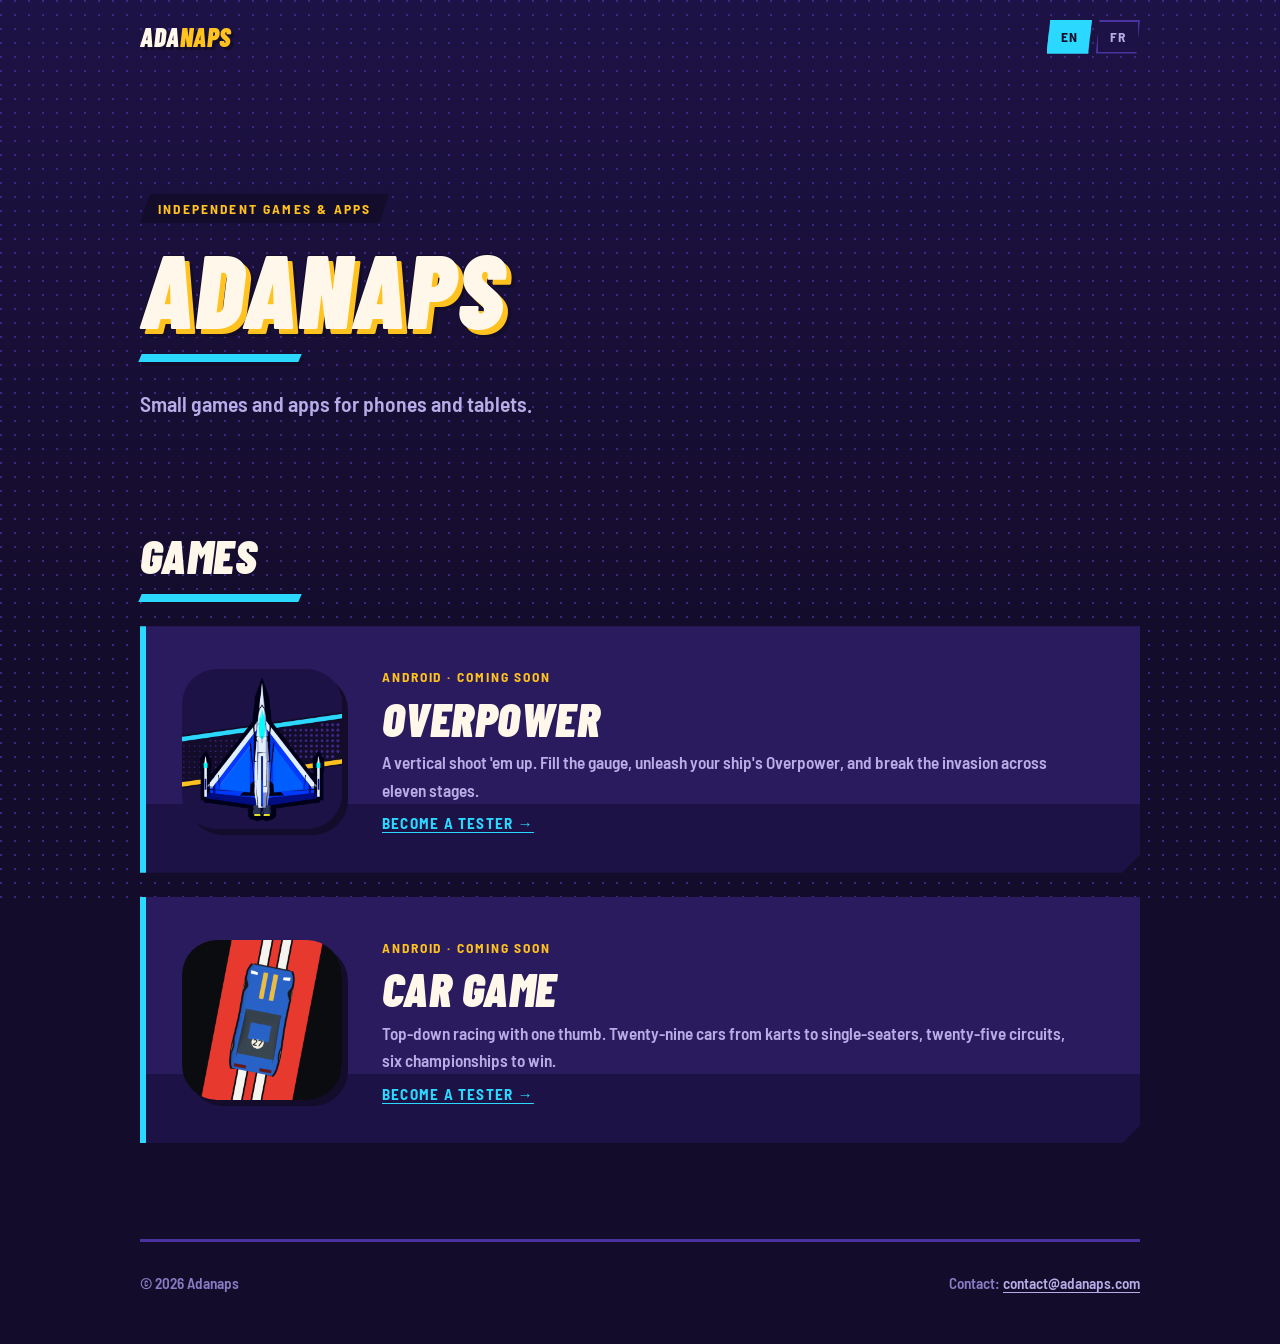
<file: index.html>
<!doctype html>
<html lang="en">
<head>
	<meta charset="utf-8">
	<meta name="viewport" content="width=device-width, initial-scale=1, viewport-fit=cover">
	<title>Adanaps · Independent Games & Apps</title>
	<meta name="title-en" content="Adanaps · Independent Games & Apps">
	<meta name="title-fr" content="Adanaps · Jeux et Apps indépendants">
	<meta name="description" content="Adanaps makes small, polished games and apps for phones and tablets: OVERPOWER, a vertical shoot 'em up, and Car Game, a top-down racing game.">
	<meta name="theme-color" content="#140c2b">
	<link rel="icon" href="/assets/favicon.png" type="image/png">
	<link rel="apple-touch-icon" href="/assets/apple-touch-icon.png">
	<link rel="preload" href="/assets/fonts/BarlowCondensed-BlackItalic.woff2" as="font" type="font/woff2" crossorigin>
	<link rel="stylesheet" href="/assets/site.css">
	<script src="/assets/site.js"></script>
</head>
<body>
	<header class="wrap top">
		<a class="wordmark" href="/">Ada<span>naps</span></a>
		<div class="lang" role="group" aria-label="Language">
			<button type="button" data-lang="en" aria-pressed="true">EN</button>
			<button type="button" data-lang="fr" aria-pressed="false">FR</button>
		</div>
	</header>

	<main class="wrap">
		<div class="hero">
			<span class="kicker l-en" lang="en">Independent games &amp; apps</span>
			<span class="kicker l-fr" lang="fr">Jeux et apps indépendants</span>
			<h1 class="logo">Adanaps</h1>
			<div class="slash"></div>
			<p class="lede l-en" lang="en">Small games and apps for phones and tablets.</p>
			<p class="lede l-fr" lang="fr">De petits jeux et applications pour téléphones et tablettes.</p>
		</div>

		<section>
			<h2 class="l-en" lang="en">Games</h2>
			<h2 class="l-fr" lang="fr">Les jeux</h2>
			<div class="slash"></div>
			<div class="plate game-card">
				<img src="/overpower/img/icon.png" width="160" height="160" alt="">
				<div>
					<span class="tag l-en" lang="en">Android · coming soon</span>
					<span class="tag l-fr" lang="fr">Android · bientôt</span>
					<h3 class="display" style="font-size: clamp(2rem, 6vw, 3rem); margin-top: 6px;"><a href="/overpower/">Overpower</a></h3>
					<p class="l-en" lang="en">A vertical shoot 'em up. Fill the gauge, unleash your ship's Overpower, and break the invasion across eleven stages.</p>
					<p class="l-fr" lang="fr">Un shoot 'em up vertical. Remplis la jauge, déchaîne l'Overpower de ton vaisseau et brise l'invasion sur onze niveaux.</p>
					<a class="tester" href="/overpower/#test"><span class="l-en" lang="en">Become a tester →</span><span class="l-fr" lang="fr">Deviens testeur →</span></a>
				</div>
			</div>
			<div class="plate game-card">
				<img src="/cargame/img/icon.png" width="160" height="160" alt="">
				<div>
					<span class="tag l-en" lang="en">Android · coming soon</span>
					<span class="tag l-fr" lang="fr">Android · bientôt</span>
					<h3 class="display" style="font-size: clamp(2rem, 6vw, 3rem); margin-top: 6px;"><a href="/cargame/">Car Game</a></h3>
					<p class="l-en" lang="en">Top-down racing with one thumb. Twenty-nine cars from karts to single-seaters, twenty-five circuits, six championships to win.</p>
					<p class="l-fr" lang="fr">La course vue de haut, d'un seul pouce. Vingt-neuf voitures du kart aux monoplaces, vingt-cinq circuits, six championnats à gagner.</p>
					<a class="tester" href="/cargame/#test"><span class="l-en" lang="en">Become a tester →</span><span class="l-fr" lang="fr">Deviens testeur →</span></a>
				</div>
			</div>
		</section>
	</main>

	<footer class="wrap bottom">
		<span>© 2026 Adanaps</span>
		<span>
			<span class="l-en" lang="en">Contact:</span><span class="l-fr" lang="fr">Contact :</span>
			<a href="mailto:contact@adanaps.com">contact@adanaps.com</a>
		</span>
	</footer>
</body>
</html>
</file>
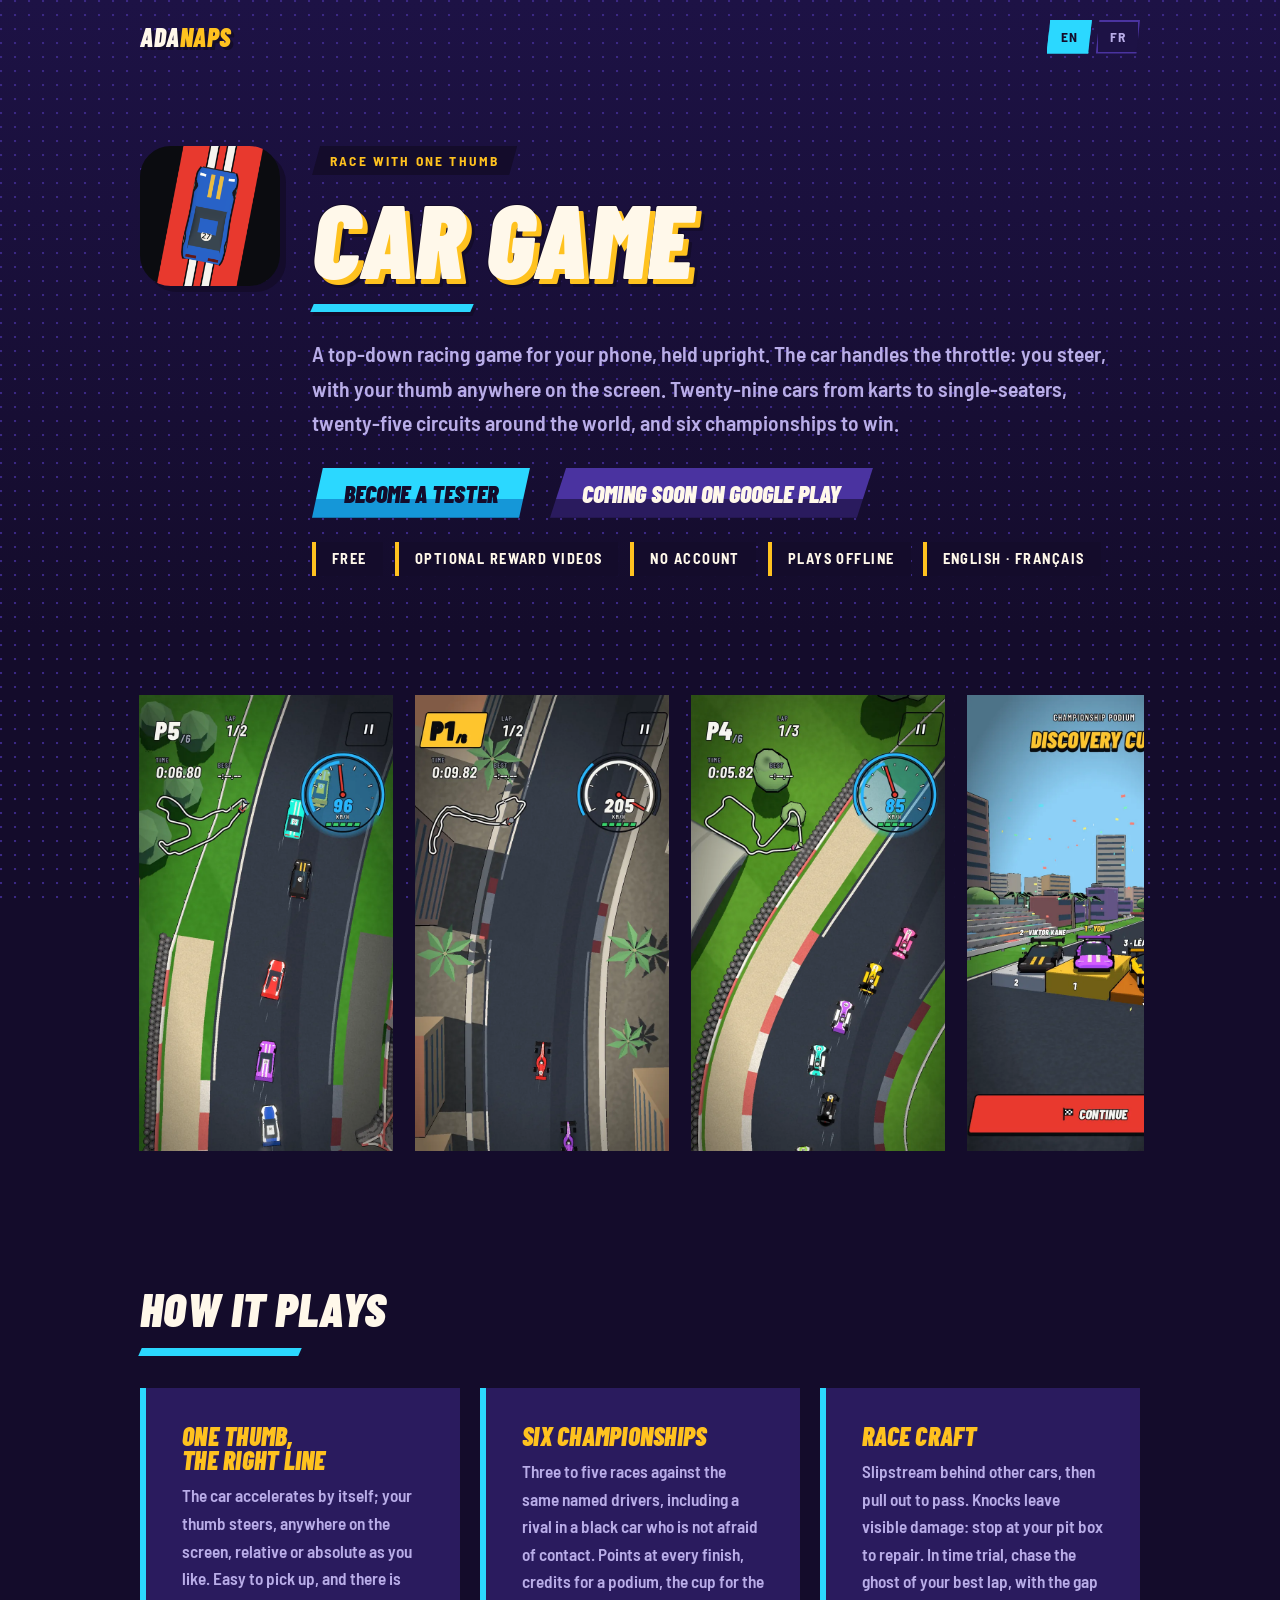
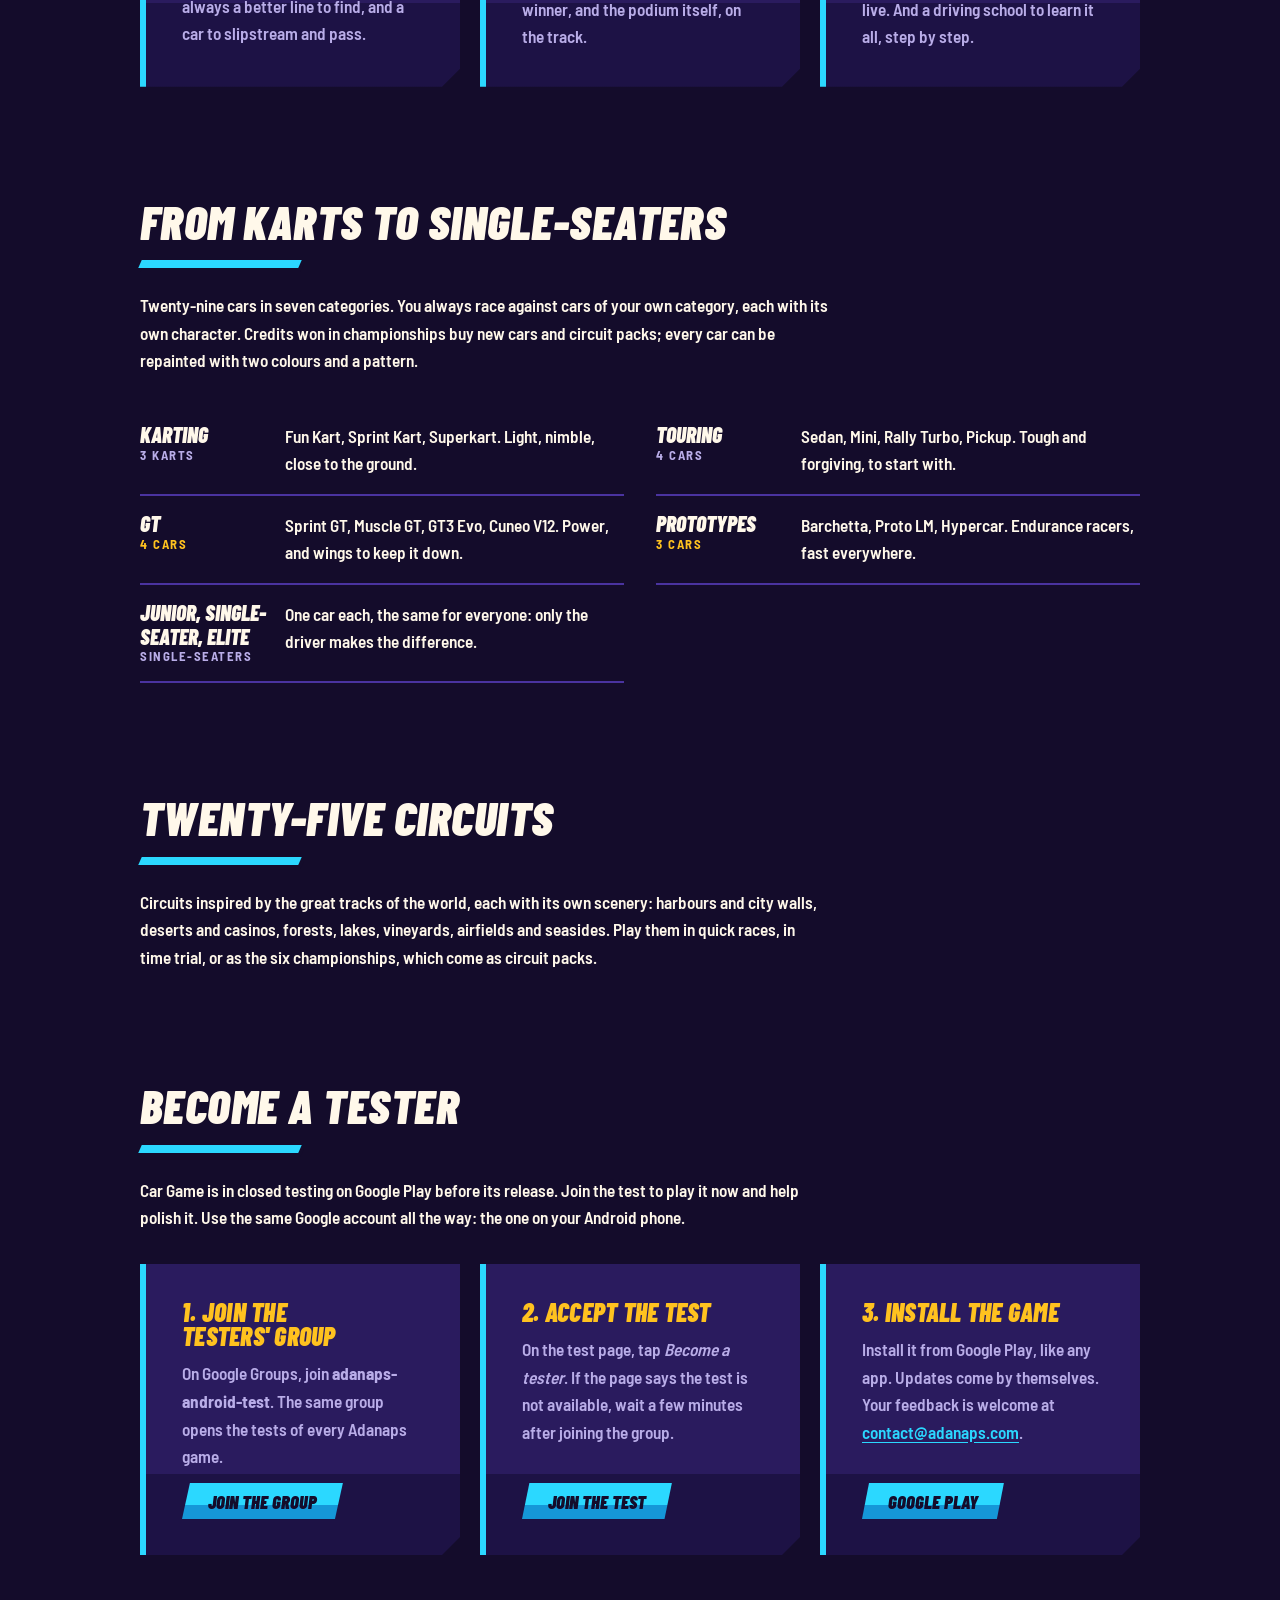
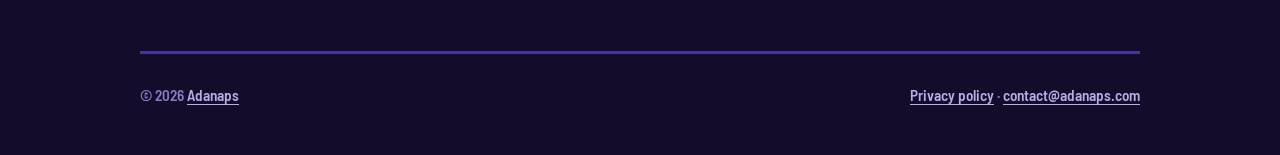
<file: cargame/index.html>
<!doctype html>
<html lang="en">
<head>
	<meta charset="utf-8">
	<meta name="viewport" content="width=device-width, initial-scale=1, viewport-fit=cover">
	<title>Car Game · Top-down racing</title>
	<meta name="title-en" content="Car Game · Top-down racing">
	<meta name="title-fr" content="Car Game · Course vue de haut">
	<meta name="description" content="Car Game is a top-down racing game for Android, played with one thumb: 29 cars from karts to single-seaters, 25 circuits, six championships. Free, no account, plays offline.">
	<meta name="theme-color" content="#140c2b">
	<meta property="og:title" content="Car Game">
	<meta property="og:description" content="Race with one thumb. A top-down racing game for Android by Adanaps.">
	<meta property="og:image" content="https://adanaps.com/cargame/img/icon.png">
	<link rel="icon" href="/assets/favicon.png" type="image/png">
	<link rel="apple-touch-icon" href="/assets/apple-touch-icon.png">
	<link rel="preload" href="/assets/fonts/BarlowCondensed-BlackItalic.woff2" as="font" type="font/woff2" crossorigin>
	<link rel="stylesheet" href="/assets/site.css">
	<script src="/assets/site.js"></script>
</head>
<body>
	<header class="wrap top">
		<a class="wordmark" href="/">Ada<span>naps</span></a>
		<div class="lang" role="group" aria-label="Language">
			<button type="button" data-lang="en" aria-pressed="true">EN</button>
			<button type="button" data-lang="fr" aria-pressed="false">FR</button>
		</div>
	</header>

	<main class="wrap">
		<div class="game-hero">
			<img class="icon" src="img/icon.png" width="140" height="140" alt="The Car Game icon">
			<div>
				<span class="kicker l-en" lang="en">Race with one thumb</span>
				<span class="kicker l-fr" lang="fr">La course, d'un seul pouce</span>
				<h1 class="logo" style="margin-top: 14px;">Car Game</h1>
				<div class="slash"></div>
				<p class="lede l-en" lang="en">A top-down racing game for your phone, held upright. The car handles the throttle: you steer, with your thumb anywhere on the screen. Twenty-nine cars from karts to single-seaters, twenty-five circuits around the world, and six championships to win.</p>
				<p class="lede l-fr" lang="fr">Un jeu de course vu de haut, pour le téléphone tenu droit. La voiture gère l'accélérateur : tu diriges, le pouce n'importe où sur l'écran. Vingt-neuf voitures du kart aux monoplaces, vingt-cinq circuits autour du monde, et six championnats à gagner.</p>
				<div class="actions" style="margin-top: 28px;">
					<a class="button" href="#test"><span class="l-en" lang="en">Become a tester</span><span class="l-fr" lang="fr">Deviens testeur</span></a>
					<span class="button soon l-en" lang="en">Coming soon on Google Play</span>
					<span class="button soon l-fr" lang="fr">Bientôt sur Google Play</span>
				</div>
				<ul class="facts">
					<li class="l-en" lang="en">Free</li><li class="l-fr" lang="fr">Gratuit</li>
					<li class="l-en" lang="en">Optional reward videos</li><li class="l-fr" lang="fr">Vidéos récompensées facultatives</li>
					<li class="l-en" lang="en">No account</li><li class="l-fr" lang="fr">Sans compte</li>
					<li class="l-en" lang="en">Plays offline</li><li class="l-fr" lang="fr">Hors ligne</li>
					<li>English · Français</li>
				</ul>
			</div>
		</div>

		<section>
			<div class="shots l-en" lang="en" tabindex="0" aria-label="Screenshots">
				<img src="img/1-gt-en.webp" width="720" height="1280" loading="lazy" alt="A pack of GT cars in the first corner of the Ardennes circuit">
				<img src="img/2-single-seaters-en.webp" width="720" height="1280" loading="lazy" alt="Single-seaters bumping wheels between the buildings of a city circuit">
				<img src="img/4-karting-en.webp" width="720" height="1280" loading="lazy" alt="Karts sliding through a corner, past the kerbs and the tyre walls">
				<img src="img/7-podium-en.webp" width="720" height="1280" loading="lazy" alt="The championship podium, under confetti">
				<img src="img/6-time-attack-en.webp" width="720" height="1280" loading="lazy" alt="Time trial: the ghost of the best lap, just behind the car">
				<img src="img/3-garage-en.webp" width="720" height="1280" loading="lazy" alt="The garage: the Hypercar on its turntable, with its stats">
				<img src="img/8-menu-en.webp" width="720" height="1280" loading="lazy" alt="The main menu, with a single-seater on its turntable">
			</div>
			<div class="shots l-fr" lang="fr" tabindex="0" aria-label="Captures d'écran">
				<img src="img/1-gt-fr.webp" width="720" height="1280" loading="lazy" alt="Un peloton de GT dans le premier virage du circuit des Ardennes">
				<img src="img/2-single-seaters-fr.webp" width="720" height="1280" loading="lazy" alt="Des monoplaces au contact entre les immeubles d'un circuit urbain">
				<img src="img/4-karting-fr.webp" width="720" height="1280" loading="lazy" alt="Des karts en glisse dans un virage, le long des vibreurs et des pneus">
				<img src="img/7-podium-fr.webp" width="720" height="1280" loading="lazy" alt="Le podium du championnat, sous les confettis">
				<img src="img/6-time-attack-fr.webp" width="720" height="1280" loading="lazy" alt="Le contre-la-montre : le fantôme du meilleur tour, juste derrière la voiture">
				<img src="img/3-garage-fr.webp" width="720" height="1280" loading="lazy" alt="Le garage : l'Hypercar sur son plateau, avec ses caractéristiques">
				<img src="img/8-menu-fr.webp" width="720" height="1280" loading="lazy" alt="Le menu principal, avec une monoplace sur son plateau">
			</div>
		</section>

		<section>
			<h2 class="l-en" lang="en">How it plays</h2>
			<h2 class="l-fr" lang="fr">Le jeu</h2>
			<div class="slash"></div>
			<div class="features">
				<div class="plate">
					<h3 class="l-en" lang="en">One thumb, the right line</h3>
					<h3 class="l-fr" lang="fr">Un pouce, la bonne trajectoire</h3>
					<p class="l-en" lang="en">The car accelerates by itself; your thumb steers, anywhere on the screen, relative or absolute as you like. Easy to pick up, and there is always a better line to find, and a car to slipstream and pass.</p>
					<p class="l-fr" lang="fr">La voiture accélère toute seule ; ton pouce dirige, n'importe où sur l'écran, en relatif ou en absolu, comme tu préfères. Facile à prendre en main, et il y a toujours une meilleure trajectoire à trouver, et une voiture à aspirer pour la doubler.</p>
				</div>
				<div class="plate">
					<h3 class="l-en" lang="en">Six championships</h3>
					<h3 class="l-fr" lang="fr">Six championnats</h3>
					<p class="l-en" lang="en">Three to five races against the same named drivers, including a rival in a black car who is not afraid of contact. Points at every finish, credits for a podium, the cup for the winner, and the podium itself, on the track.</p>
					<p class="l-fr" lang="fr">De trois à cinq courses face aux mêmes pilotes, dont un rival en voiture noire qui n'a pas peur du contact. Des points à chaque arrivée, des crédits pour un podium, la coupe pour le vainqueur, et le podium lui-même, sur la piste.</p>
				</div>
				<div class="plate">
					<h3 class="l-en" lang="en">Race craft</h3>
					<h3 class="l-fr" lang="fr">L'art de la course</h3>
					<p class="l-en" lang="en">Slipstream behind other cars, then pull out to pass. Knocks leave visible damage: stop at your pit box to repair. In time trial, chase the ghost of your best lap, with the gap live. And a driving school to learn it all, step by step.</p>
					<p class="l-fr" lang="fr">L'aspiration derrière les autres voitures, puis tu déboîtes pour doubler. Les chocs laissent des dégâts visibles : arrête-toi à ton stand pour réparer. En contre-la-montre, chasse le fantôme de ton meilleur tour, avec l'écart en direct. Et une auto-école pour tout apprendre, étape par étape.</p>
				</div>
			</div>
		</section>

		<section>
			<h2 class="l-en" lang="en">From karts to single-seaters</h2>
			<h2 class="l-fr" lang="fr">Du kart aux monoplaces</h2>
			<div class="slash"></div>
			<p class="l-en" lang="en">Twenty-nine cars in seven categories. You always race against cars of your own category, each with its own character. Credits won in championships buy new cars and circuit packs; every car can be repainted with two colours and a pattern.</p>
			<p class="l-fr" lang="fr">Vingt-neuf voitures dans sept catégories. Tu cours toujours contre des voitures de ta catégorie, chacune avec son caractère. Les crédits gagnés en championnat achètent de nouvelles voitures et des packs de circuits ; chaque voiture se repeint avec deux couleurs et un motif.</p>
			<ul class="ships">
				<li><b>Karting<span class="power">3 karts</span></b>
					<span class="l-en" lang="en">Fun Kart, Sprint Kart, Superkart. Light, nimble, close to the ground.</span>
					<span class="l-fr" lang="fr">Kart Loisir, Kart Sprint, Superkart. Légers, vifs, au ras du sol.</span></li>
				<li><b class="l-en" lang="en">Touring<span class="power">4 cars</span></b><b class="l-fr" lang="fr">Tourisme<span class="power">4 voitures</span></b>
					<span class="l-en" lang="en">Sedan, Mini, Rally Turbo, Pickup. Tough and forgiving, to start with.</span>
					<span class="l-fr" lang="fr">Berline, Mini, Rallye Turbo, Pick-up. Solides et indulgentes, pour débuter.</span></li>
				<li><b>GT<span class="power l-en" lang="en">4 cars</span><span class="power l-fr" lang="fr">4 voitures</span></b>
					<span class="l-en" lang="en">Sprint GT, Muscle GT, GT3 Evo, Cuneo V12. Power, and wings to keep it down.</span>
					<span class="l-fr" lang="fr">Sprint GT, Muscle GT, GT3 Evo, Cuneo V12. De la puissance, et des ailerons pour la garder au sol.</span></li>
				<li><b>Prototypes<span class="power l-en" lang="en">3 cars</span><span class="power l-fr" lang="fr">3 voitures</span></b>
					<span class="l-en" lang="en">Barchetta, Proto LM, Hypercar. Endurance racers, fast everywhere.</span>
					<span class="l-fr" lang="fr">Barchetta, Proto LM, Hypercar. Des voitures d'endurance, rapides partout.</span></li>
				<li><b class="l-en" lang="en">Junior, Single-seater, Elite<span class="power">Single-seaters</span></b><b class="l-fr" lang="fr">Junior, Monoplace, Élite<span class="power">Monoplaces</span></b>
					<span class="l-en" lang="en">One car each, the same for everyone: only the driver makes the difference.</span>
					<span class="l-fr" lang="fr">Une voiture chacune, la même pour tous : seul le pilote fait la différence.</span></li>
			</ul>
		</section>

		<section>
			<h2 class="l-en" lang="en">Twenty-five circuits</h2>
			<h2 class="l-fr" lang="fr">Vingt-cinq circuits</h2>
			<div class="slash"></div>
			<p class="l-en" lang="en">Circuits inspired by the great tracks of the world, each with its own scenery: harbours and city walls, deserts and casinos, forests, lakes, vineyards, airfields and seasides. Play them in quick races, in time trial, or as the six championships, which come as circuit packs.</p>
			<p class="l-fr" lang="fr">Des circuits inspirés des grands tracés du monde, chacun avec son décor : ports et remparts, déserts et casinos, forêts, lacs, vignes, aérodromes et bords de mer. À courir en course rapide, en contre-la-montre, ou dans les six championnats, qui sont autant de packs de circuits.</p>
		</section>
		<section id="test">
			<h2 class="l-en" lang="en">Become a tester</h2>
			<h2 class="l-fr" lang="fr">Deviens testeur</h2>
			<div class="slash"></div>
			<p class="l-en" lang="en">Car Game is in closed testing on Google Play before its release. Join the test to play it now and help polish it. Use the same Google account all the way: the one on your Android phone.</p>
			<p class="l-fr" lang="fr">Car Game est en test fermé sur Google Play avant sa sortie. Rejoins le test pour y jouer dès maintenant et aider à le peaufiner. Utilise le même compte Google du début à la fin : celui de ton téléphone Android.</p>
			<ol class="steps">
				<li class="plate">
					<h3 class="l-en" lang="en">Join the testers' group</h3>
					<h3 class="l-fr" lang="fr">Rejoins le groupe des testeurs</h3>
					<p class="l-en" lang="en">On Google Groups, join <b>adanaps-android-test</b>. The same group opens the tests of every Adanaps game.</p>
					<p class="l-fr" lang="fr">Sur Google Groups, rejoins <b>adanaps-android-test</b>. Le même groupe ouvre les tests de tous les jeux Adanaps.</p>
					<a class="button small" href="https://groups.google.com/g/adanaps-android-test"><span class="l-en" lang="en">Join the group</span><span class="l-fr" lang="fr">Rejoindre le groupe</span></a>
				</li>
				<li class="plate">
					<h3 class="l-en" lang="en">Accept the test</h3>
					<h3 class="l-fr" lang="fr">Accepte le test</h3>
					<p class="l-en" lang="en">On the test page, tap <em>Become a tester</em>. If the page says the test is not available, wait a few minutes after joining the group.</p>
					<p class="l-fr" lang="fr">Sur la page du test, touche <em>Devenir testeur</em>. Si la page dit que le test n'est pas disponible, attends quelques minutes après avoir rejoint le groupe.</p>
					<a class="button small" href="https://play.google.com/apps/testing/com.adanaps.cargame"><span class="l-en" lang="en">Join the test</span><span class="l-fr" lang="fr">Rejoindre le test</span></a>
				</li>
				<li class="plate">
					<h3 class="l-en" lang="en">Install the game</h3>
					<h3 class="l-fr" lang="fr">Installe le jeu</h3>
					<p class="l-en" lang="en">Install it from Google Play, like any app. Updates come by themselves. Your feedback is welcome at <a href="mailto:contact@adanaps.com">contact@adanaps.com</a>.</p>
					<p class="l-fr" lang="fr">Installe-le depuis Google Play, comme n'importe quelle appli. Les mises à jour arrivent toutes seules. Tes retours sont les bienvenus à <a href="mailto:contact@adanaps.com">contact@adanaps.com</a>.</p>
					<a class="button small" href="https://play.google.com/store/apps/details?id=com.adanaps.cargame"><span class="l-en" lang="en">Google Play</span><span class="l-fr" lang="fr">Google Play</span></a>
				</li>
			</ol>
		</section>
	</main>

	<footer class="wrap bottom">
		<span>© 2026 <a href="/">Adanaps</a></span>
		<span>
			<a href="privacy/" class="l-en" lang="en">Privacy policy</a>
			<a href="privacy/" class="l-fr" lang="fr">Politique de confidentialité</a>
			· <a href="mailto:contact@adanaps.com">contact@adanaps.com</a>
		</span>
	</footer>
</body>
</html>
</file>
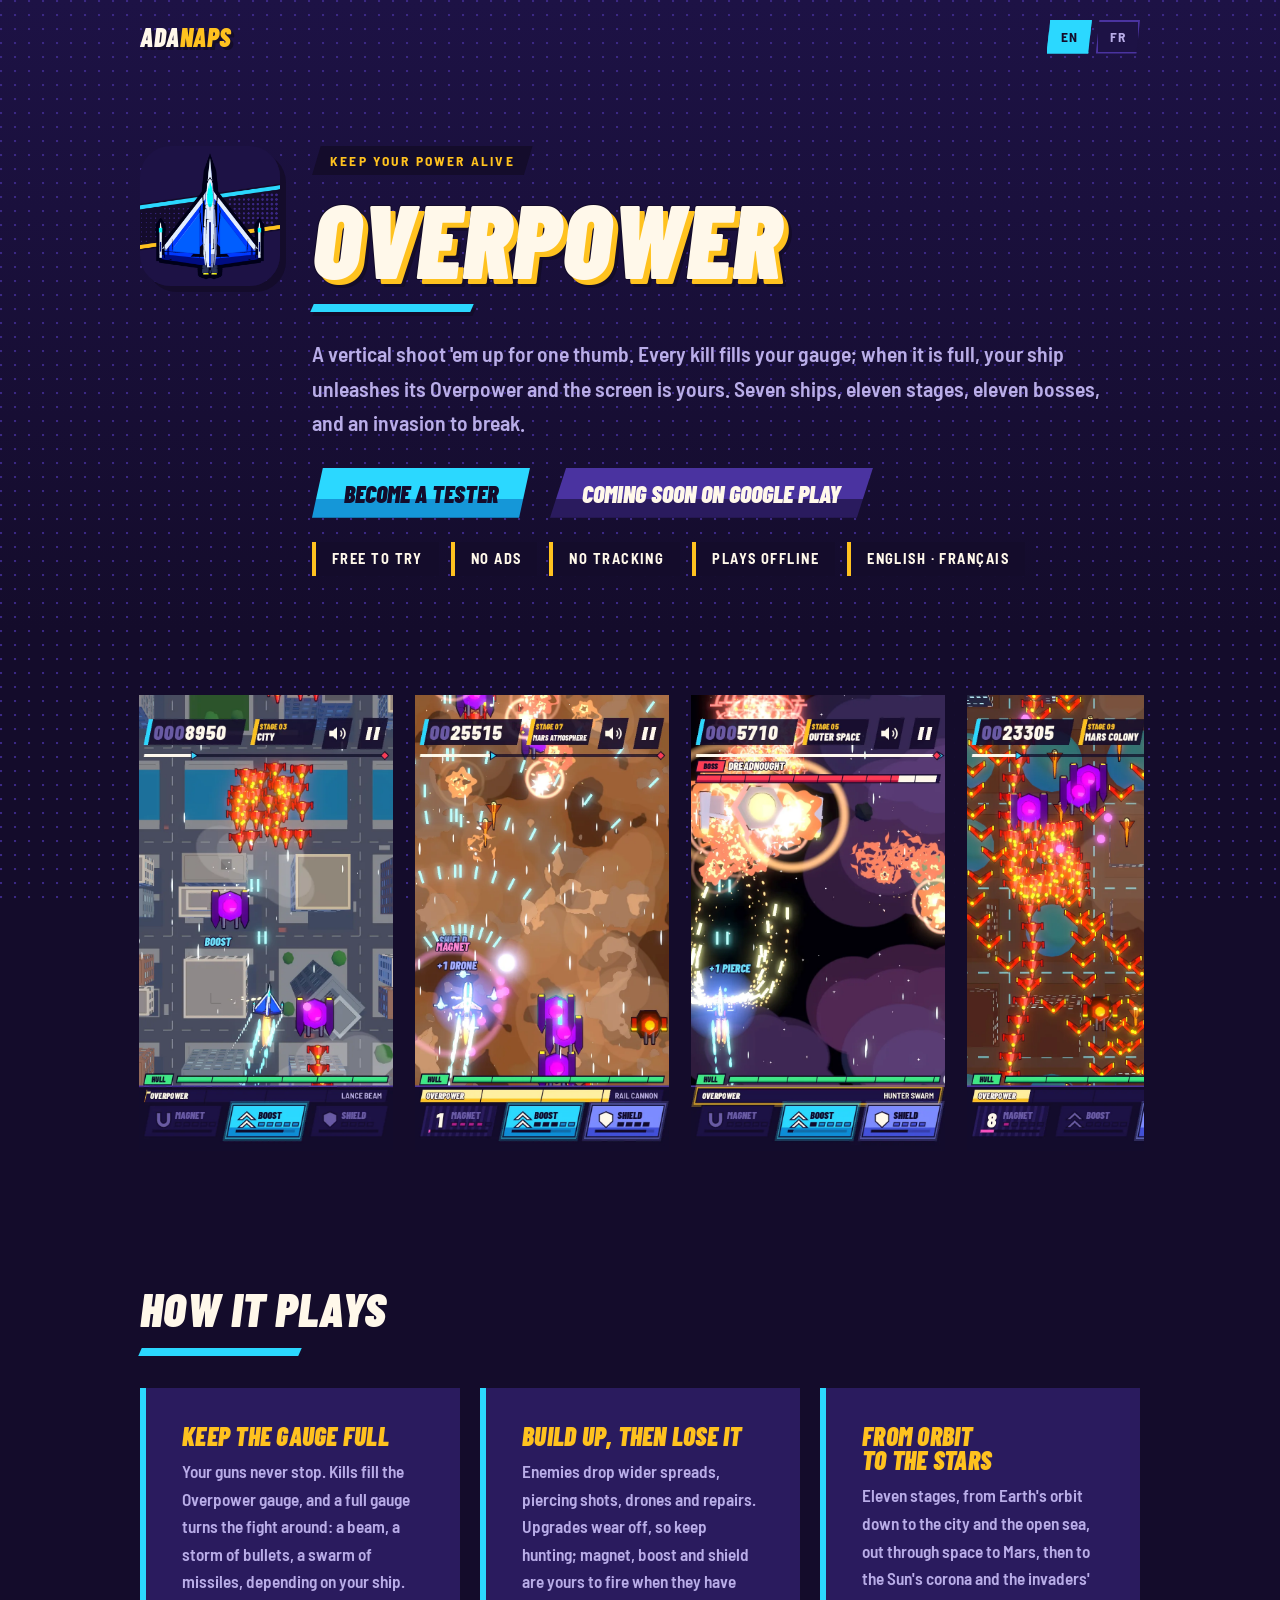
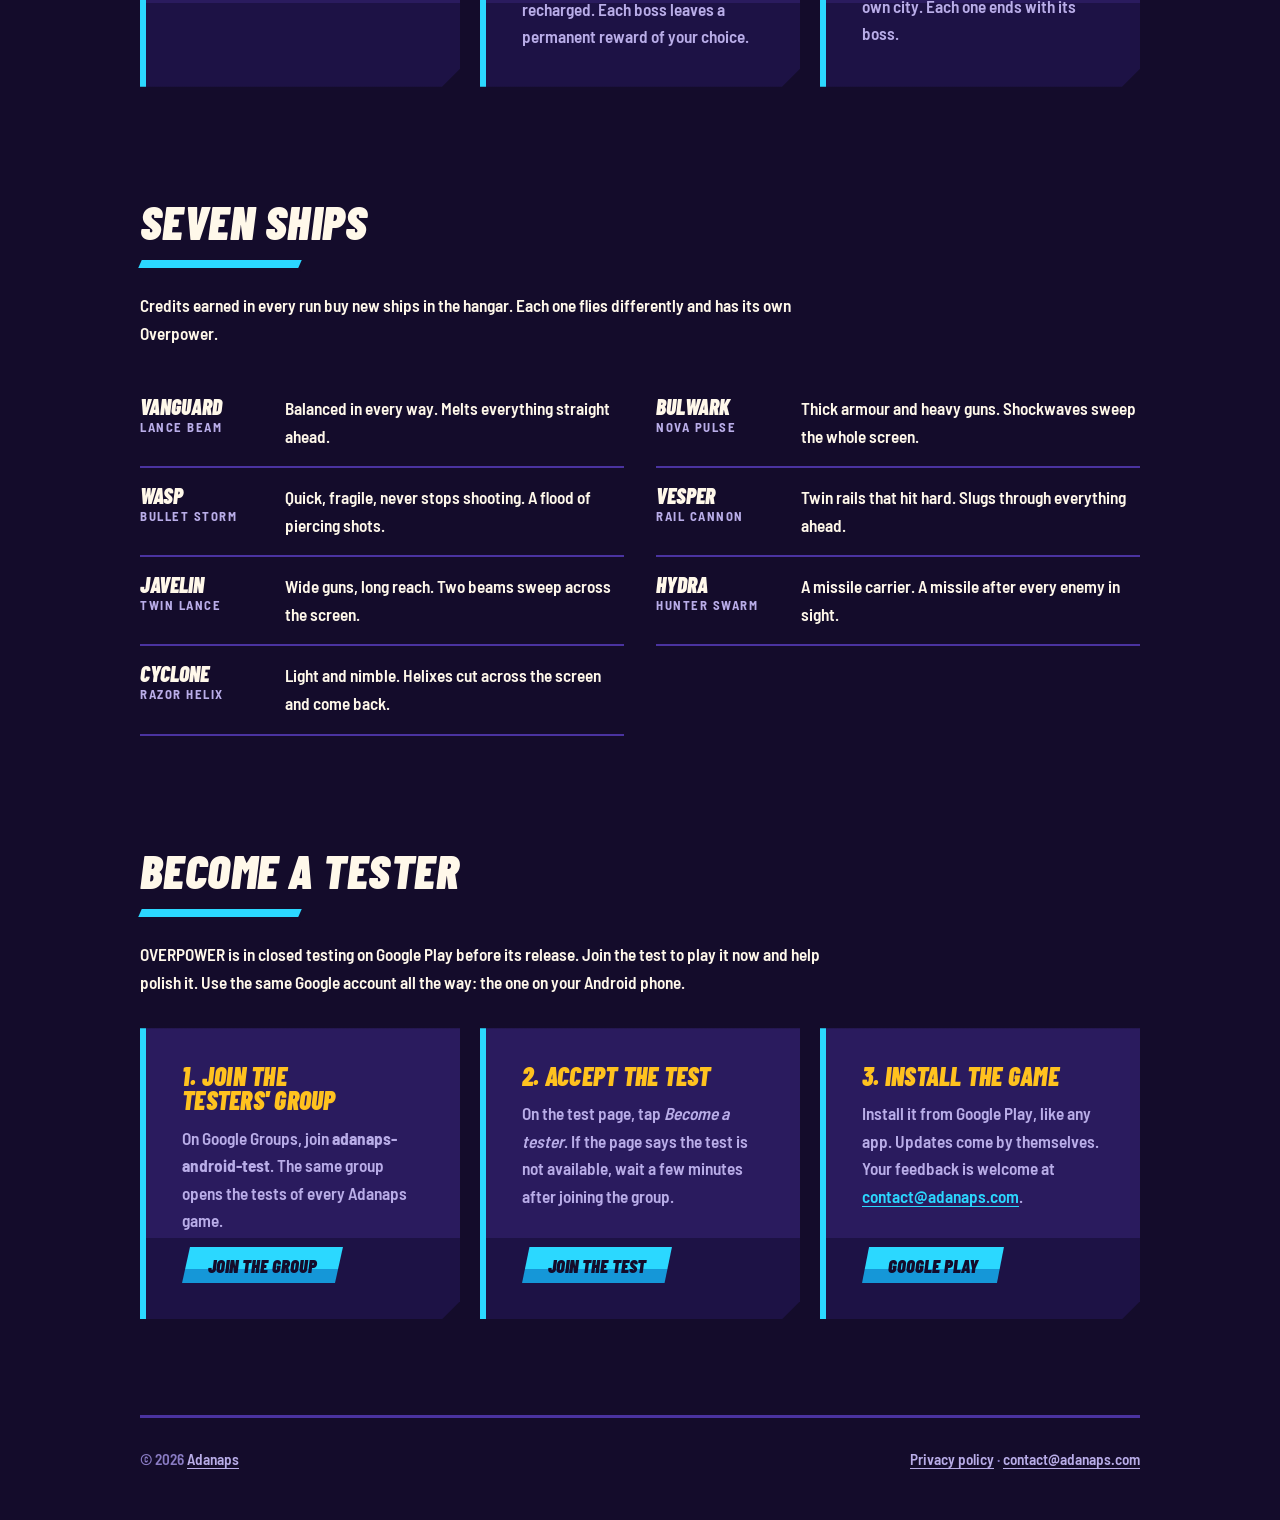
<file: overpower/index.html>
<!doctype html>
<html lang="en">
<head>
	<meta charset="utf-8">
	<meta name="viewport" content="width=device-width, initial-scale=1, viewport-fit=cover">
	<title>OVERPOWER · Vertical shoot 'em up</title>
	<meta name="title-en" content="OVERPOWER · Vertical shoot 'em up">
	<meta name="title-fr" content="OVERPOWER · Shoot 'em up vertical">
	<meta name="description" content="OVERPOWER is a vertical shoot 'em up for Android: seven ships, eleven stages, eleven bosses, and one gauge to keep full. Free to try, no ads, no tracking.">
	<meta name="theme-color" content="#140c2b">
	<meta property="og:title" content="OVERPOWER">
	<meta property="og:description" content="Keep your power alive. A vertical shoot 'em up for Android by Adanaps.">
	<meta property="og:image" content="https://adanaps.com/overpower/img/icon.png">
	<link rel="icon" href="/assets/favicon.png" type="image/png">
	<link rel="apple-touch-icon" href="/assets/apple-touch-icon.png">
	<link rel="preload" href="/assets/fonts/BarlowCondensed-BlackItalic.woff2" as="font" type="font/woff2" crossorigin>
	<link rel="stylesheet" href="/assets/site.css">
	<script src="/assets/site.js"></script>
</head>
<body>
	<header class="wrap top">
		<a class="wordmark" href="/">Ada<span>naps</span></a>
		<div class="lang" role="group" aria-label="Language">
			<button type="button" data-lang="en" aria-pressed="true">EN</button>
			<button type="button" data-lang="fr" aria-pressed="false">FR</button>
		</div>
	</header>

	<main class="wrap">
		<div class="game-hero">
			<img class="icon" src="img/icon.png" width="140" height="140" alt="The OVERPOWER icon: the Vanguard seen from above">
			<div>
				<span class="kicker">Keep your power alive</span>
				<h1 class="logo" style="margin-top: 14px;">Overpower</h1>
				<div class="slash"></div>
				<p class="lede l-en" lang="en">A vertical shoot 'em up for one thumb. Every kill fills your gauge; when it is full, your ship unleashes its Overpower and the screen is yours. Seven ships, eleven stages, eleven bosses, and an invasion to break.</p>
				<p class="lede l-fr" lang="fr">Un shoot 'em up vertical qui se joue d'un pouce. Chaque ennemi abattu remplit ta jauge ; pleine, elle libère l'Overpower de ton vaisseau et l'écran t'appartient. Sept vaisseaux, onze niveaux, onze boss, et une invasion à briser.</p>
				<div class="actions" style="margin-top: 28px;">
					<a class="button" href="#test"><span class="l-en" lang="en">Become a tester</span><span class="l-fr" lang="fr">Deviens testeur</span></a>
					<span class="button soon l-en" lang="en">Coming soon on Google Play</span>
					<span class="button soon l-fr" lang="fr">Bientôt sur Google Play</span>
				</div>
				<ul class="facts">
					<li class="l-en" lang="en">Free to try</li><li class="l-fr" lang="fr">Gratuit à l'essai</li>
					<li class="l-en" lang="en">No ads</li><li class="l-fr" lang="fr">Sans pub</li>
					<li class="l-en" lang="en">No tracking</li><li class="l-fr" lang="fr">Sans pistage</li>
					<li class="l-en" lang="en">Plays offline</li><li class="l-fr" lang="fr">Hors ligne</li>
					<li>English · Français</li>
				</ul>
			</div>
		</div>

		<section>
			<div class="shots" tabindex="0" aria-label="Screenshots">
				<img src="img/play1.webp" width="720" height="1280" loading="lazy" alt="Stage 3, the city: a wave of enemies over the streets">
				<img src="img/play2.webp" width="720" height="1280" loading="lazy" alt="Stage 7, the Martian atmosphere, with drones at the ship's side">
				<img src="img/boss.webp" width="720" height="1280" loading="lazy" alt="Fighting the Dreadnought, the boss of stage 5">
				<img src="img/play3.webp" width="720" height="1280" loading="lazy" alt="Stage 9, the Mars colony, under a hail of enemy fire">
				<img src="img/hangar.webp" width="720" height="1280" loading="lazy" alt="The hangar, where ships are bought and picked">
				<img src="img/menu.webp" width="720" height="1280" loading="lazy" alt="The main menu">
			</div>
		</section>

		<section>
			<h2 class="l-en" lang="en">How it plays</h2>
			<h2 class="l-fr" lang="fr">Le jeu</h2>
			<div class="slash"></div>
			<div class="features">
				<div class="plate">
					<h3 class="l-en" lang="en">Keep the gauge full</h3>
					<h3 class="l-fr" lang="fr">Garde la jauge pleine</h3>
					<p class="l-en" lang="en">Your guns never stop. Kills fill the Overpower gauge, and a full gauge turns the fight around: a beam, a storm of bullets, a swarm of missiles, depending on your ship.</p>
					<p class="l-fr" lang="fr">Tes canons ne s'arrêtent jamais. Les ennemis abattus remplissent la jauge d'Overpower, et une jauge pleine renverse le combat : un rayon, une tempête de balles, une nuée de missiles, selon ton vaisseau.</p>
				</div>
				<div class="plate">
					<h3 class="l-en" lang="en">Build up, then lose it</h3>
					<h3 class="l-fr" lang="fr">Monte en puissance</h3>
					<p class="l-en" lang="en">Enemies drop wider spreads, piercing shots, drones and repairs. Upgrades wear off, so keep hunting; magnet, boost and shield are yours to fire when they have recharged. Each boss leaves a permanent reward of your choice.</p>
					<p class="l-fr" lang="fr">Les ennemis lâchent tirs élargis, tirs perçants, drones et réparations. Les améliorations s'épuisent, alors continue la chasse ; aimant, turbo et bouclier se déclenchent dès qu'ils sont rechargés. Chaque boss laisse une récompense permanente, à choisir.</p>
				</div>
				<div class="plate">
					<h3 class="l-en" lang="en">From orbit to the stars</h3>
					<h3 class="l-fr" lang="fr">De l'orbite aux étoiles</h3>
					<p class="l-en" lang="en">Eleven stages, from Earth's orbit down to the city and the open sea, out through space to Mars, then to the Sun's corona and the invaders' own city. Each one ends with its boss.</p>
					<p class="l-fr" lang="fr">Onze niveaux, de l'orbite terrestre à la ville et au grand large, puis à travers l'espace jusqu'à Mars, la couronne solaire et la cité des envahisseurs. Chacun se termine par son boss.</p>
				</div>
			</div>
		</section>

		<section>
			<h2 class="l-en" lang="en">Seven ships</h2>
			<h2 class="l-fr" lang="fr">Sept vaisseaux</h2>
			<div class="slash"></div>
			<p class="l-en" lang="en">Credits earned in every run buy new ships in the hangar. Each one flies differently and has its own Overpower.</p>
			<p class="l-fr" lang="fr">Les crédits gagnés à chaque partie achètent de nouveaux vaisseaux au hangar. Chacun se pilote différemment et a son propre Overpower.</p>
			<ul class="ships">
				<li><b>Vanguard<span class="power">Lance Beam</span></b>
					<span class="l-en" lang="en">Balanced in every way. Melts everything straight ahead.</span>
					<span class="l-fr" lang="fr">Équilibré en tout. Fait fondre tout ce qui se trouve droit devant.</span></li>
				<li><b>Bulwark<span class="power">Nova Pulse</span></b>
					<span class="l-en" lang="en">Thick armour and heavy guns. Shockwaves sweep the whole screen.</span>
					<span class="l-fr" lang="fr">Blindage épais et canons lourds. Des ondes de choc balaient tout l'écran.</span></li>
				<li><b>Wasp<span class="power">Bullet Storm</span></b>
					<span class="l-en" lang="en">Quick, fragile, never stops shooting. A flood of piercing shots.</span>
					<span class="l-fr" lang="fr">Rapide, fragile, ne s'arrête jamais de tirer. Un déluge de tirs perçants.</span></li>
				<li><b>Vesper<span class="power">Rail Cannon</span></b>
					<span class="l-en" lang="en">Twin rails that hit hard. Slugs through everything ahead.</span>
					<span class="l-fr" lang="fr">Deux rails qui frappent fort. Transperce tout ce qui est devant.</span></li>
				<li><b>Javelin<span class="power">Twin Lance</span></b>
					<span class="l-en" lang="en">Wide guns, long reach. Two beams sweep across the screen.</span>
					<span class="l-fr" lang="fr">Des canons larges, une longue portée. Deux rayons balaient l'écran.</span></li>
				<li><b>Hydra<span class="power">Hunter Swarm</span></b>
					<span class="l-en" lang="en">A missile carrier. A missile after every enemy in sight.</span>
					<span class="l-fr" lang="fr">Un porte-missiles. Un missile pour chaque ennemi en vue.</span></li>
				<li><b>Cyclone<span class="power">Razor Helix</span></b>
					<span class="l-en" lang="en">Light and nimble. Helixes cut across the screen and come back.</span>
					<span class="l-fr" lang="fr">Léger et agile. Des hélices traversent l'écran et reviennent.</span></li>
			</ul>
		</section>
		<section id="test">
			<h2 class="l-en" lang="en">Become a tester</h2>
			<h2 class="l-fr" lang="fr">Deviens testeur</h2>
			<div class="slash"></div>
			<p class="l-en" lang="en">OVERPOWER is in closed testing on Google Play before its release. Join the test to play it now and help polish it. Use the same Google account all the way: the one on your Android phone.</p>
			<p class="l-fr" lang="fr">OVERPOWER est en test fermé sur Google Play avant sa sortie. Rejoins le test pour y jouer dès maintenant et aider à le peaufiner. Utilise le même compte Google du début à la fin : celui de ton téléphone Android.</p>
			<ol class="steps">
				<li class="plate">
					<h3 class="l-en" lang="en">Join the testers' group</h3>
					<h3 class="l-fr" lang="fr">Rejoins le groupe des testeurs</h3>
					<p class="l-en" lang="en">On Google Groups, join <b>adanaps-android-test</b>. The same group opens the tests of every Adanaps game.</p>
					<p class="l-fr" lang="fr">Sur Google Groups, rejoins <b>adanaps-android-test</b>. Le même groupe ouvre les tests de tous les jeux Adanaps.</p>
					<a class="button small" href="https://groups.google.com/g/adanaps-android-test"><span class="l-en" lang="en">Join the group</span><span class="l-fr" lang="fr">Rejoindre le groupe</span></a>
				</li>
				<li class="plate">
					<h3 class="l-en" lang="en">Accept the test</h3>
					<h3 class="l-fr" lang="fr">Accepte le test</h3>
					<p class="l-en" lang="en">On the test page, tap <em>Become a tester</em>. If the page says the test is not available, wait a few minutes after joining the group.</p>
					<p class="l-fr" lang="fr">Sur la page du test, touche <em>Devenir testeur</em>. Si la page dit que le test n'est pas disponible, attends quelques minutes après avoir rejoint le groupe.</p>
					<a class="button small" href="https://play.google.com/apps/testing/com.adanaps.overpower"><span class="l-en" lang="en">Join the test</span><span class="l-fr" lang="fr">Rejoindre le test</span></a>
				</li>
				<li class="plate">
					<h3 class="l-en" lang="en">Install the game</h3>
					<h3 class="l-fr" lang="fr">Installe le jeu</h3>
					<p class="l-en" lang="en">Install it from Google Play, like any app. Updates come by themselves. Your feedback is welcome at <a href="mailto:contact@adanaps.com">contact@adanaps.com</a>.</p>
					<p class="l-fr" lang="fr">Installe-le depuis Google Play, comme n'importe quelle appli. Les mises à jour arrivent toutes seules. Tes retours sont les bienvenus à <a href="mailto:contact@adanaps.com">contact@adanaps.com</a>.</p>
					<a class="button small" href="https://play.google.com/store/apps/details?id=com.adanaps.overpower"><span class="l-en" lang="en">Google Play</span><span class="l-fr" lang="fr">Google Play</span></a>
				</li>
			</ol>
		</section>
	</main>

	<footer class="wrap bottom">
		<span>© 2026 <a href="/">Adanaps</a></span>
		<span>
			<a href="privacy/" class="l-en" lang="en">Privacy policy</a>
			<a href="privacy/" class="l-fr" lang="fr">Politique de confidentialité</a>
			· <a href="mailto:contact@adanaps.com">contact@adanaps.com</a>
		</span>
	</footer>
</body>
</html>
</file>
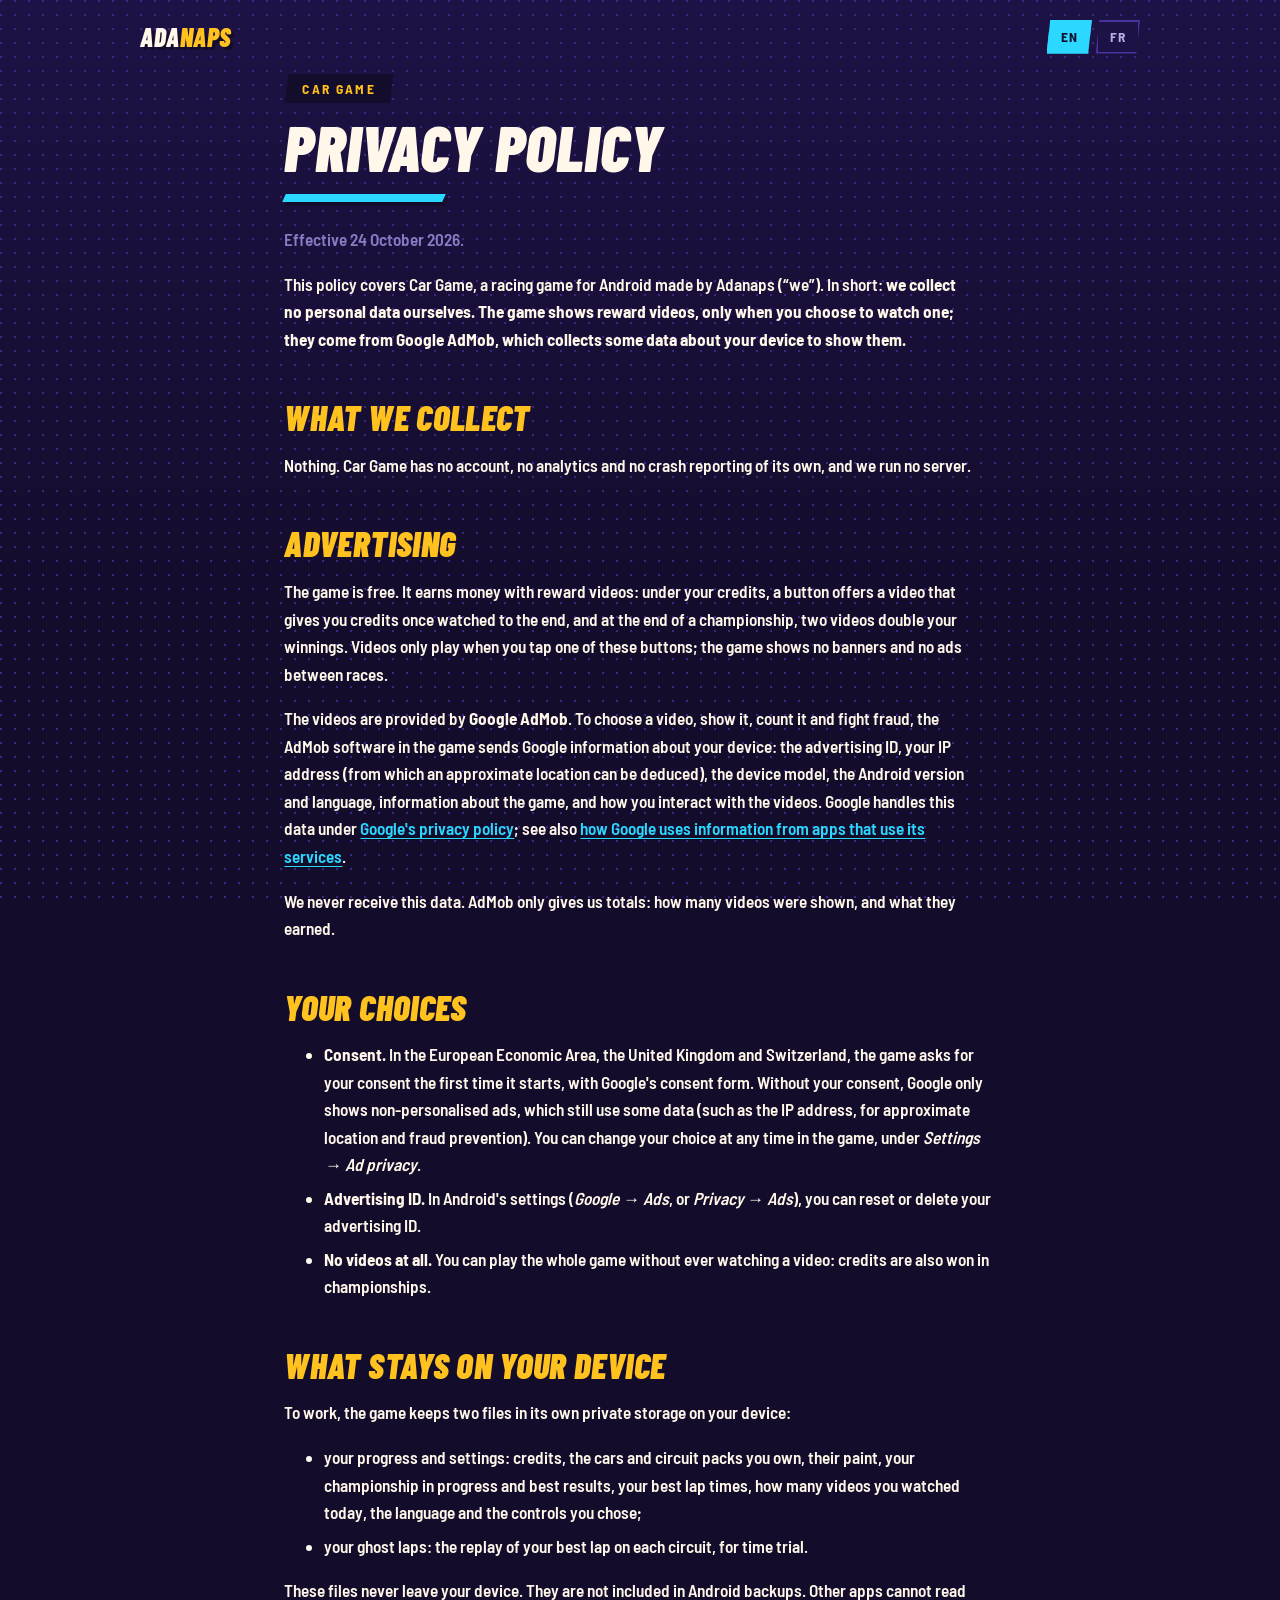
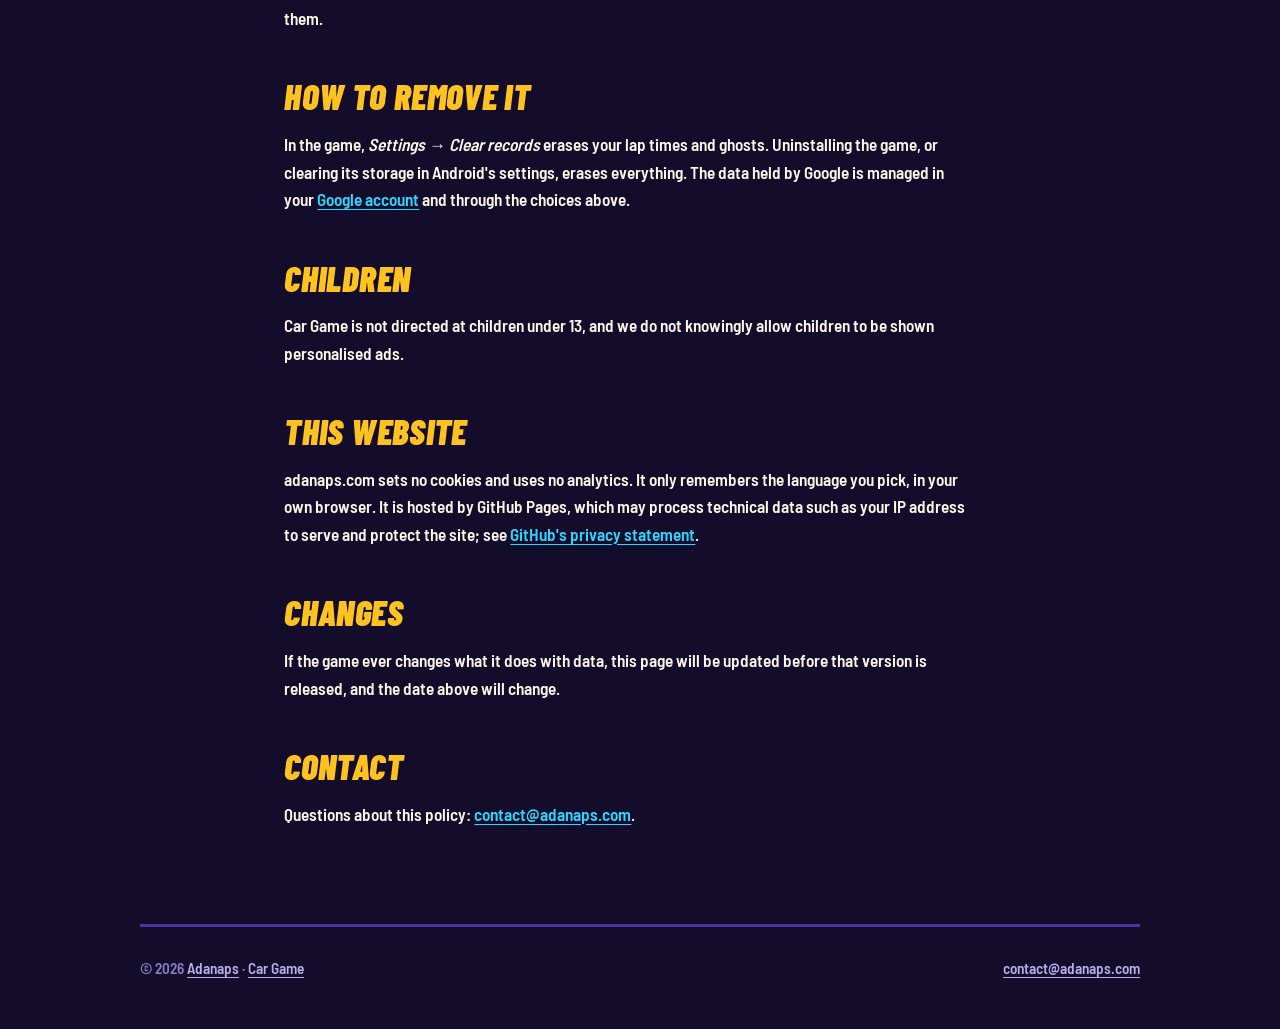
<file: cargame/privacy/index.html>
<!doctype html>
<html lang="en">
<head>
	<meta charset="utf-8">
	<meta name="viewport" content="width=device-width, initial-scale=1, viewport-fit=cover">
	<title>Car Game · Privacy policy</title>
	<meta name="title-en" content="Car Game · Privacy policy">
	<meta name="title-fr" content="Car Game · Politique de confidentialité">
	<meta name="description" content="Car Game shows optional reward videos from Google AdMob. This page says what data that involves, what the game keeps on your device, and your choices.">
	<meta name="theme-color" content="#140c2b">
	<link rel="icon" href="/assets/favicon.png" type="image/png">
	<link rel="stylesheet" href="/assets/site.css">
	<script src="/assets/site.js"></script>
</head>
<body>
	<header class="wrap top">
		<a class="wordmark" href="/">Ada<span>naps</span></a>
		<div class="lang" role="group" aria-label="Language">
			<button type="button" data-lang="en" aria-pressed="true">EN</button>
			<button type="button" data-lang="fr" aria-pressed="false">FR</button>
		</div>
	</header>

	<main class="wrap policy">
		<article class="l-en" lang="en">
			<span class="kicker">Car Game</span>
			<h1 style="font-size: clamp(2.4rem, 8vw, 4rem); margin-top: 14px;">Privacy policy</h1>
			<div class="slash"></div>
			<p class="updated">Effective 24 October 2026.</p>
			<p>This policy covers Car Game, a racing game for Android made by Adanaps (“we”). In short: <strong>we collect no personal data ourselves. The game shows reward videos, only when you choose to watch one; they come from Google AdMob, which collects some data about your device to show them.</strong></p>

			<h2>What we collect</h2>
			<p>Nothing. Car Game has no account, no analytics and no crash reporting of its own, and we run no server.</p>

			<h2>Advertising</h2>
			<p>The game is free. It earns money with reward videos: under your credits, a button offers a video that gives you credits once watched to the end, and at the end of a championship, two videos double your winnings. Videos only play when you tap one of these buttons; the game shows no banners and no ads between races.</p>
			<p>The videos are provided by <strong>Google AdMob</strong>. To choose a video, show it, count it and fight fraud, the AdMob software in the game sends Google information about your device: the advertising ID, your IP address (from which an approximate location can be deduced), the device model, the Android version and language, information about the game, and how you interact with the videos. Google handles this data under <a href="https://policies.google.com/privacy">Google's privacy policy</a>; see also <a href="https://policies.google.com/technologies/partner-sites">how Google uses information from apps that use its services</a>.</p>
			<p>We never receive this data. AdMob only gives us totals: how many videos were shown, and what they earned.</p>

			<h2>Your choices</h2>
			<ul>
				<li><strong>Consent.</strong> In the European Economic Area, the United Kingdom and Switzerland, the game asks for your consent the first time it starts, with Google's consent form. Without your consent, Google only shows non-personalised ads, which still use some data (such as the IP address, for approximate location and fraud prevention). You can change your choice at any time in the game, under <em>Settings → Ad privacy</em>.</li>
				<li><strong>Advertising ID.</strong> In Android's settings (<em>Google → Ads</em>, or <em>Privacy → Ads</em>), you can reset or delete your advertising ID.</li>
				<li><strong>No videos at all.</strong> You can play the whole game without ever watching a video: credits are also won in championships.</li>
			</ul>

			<h2>What stays on your device</h2>
			<p>To work, the game keeps two files in its own private storage on your device:</p>
			<ul>
				<li>your progress and settings: credits, the cars and circuit packs you own, their paint, your championship in progress and best results, your best lap times, how many videos you watched today, the language and the controls you chose;</li>
				<li>your ghost laps: the replay of your best lap on each circuit, for time trial.</li>
			</ul>
			<p>These files never leave your device. They are not included in Android backups. Other apps cannot read them.</p>

			<h2>How to remove it</h2>
			<p>In the game, <em>Settings → Clear records</em> erases your lap times and ghosts. Uninstalling the game, or clearing its storage in Android's settings, erases everything. The data held by Google is managed in your <a href="https://myaccount.google.com/data-and-privacy">Google account</a> and through the choices above.</p>

			<h2>Children</h2>
			<p>Car Game is not directed at children under 13, and we do not knowingly allow children to be shown personalised ads.</p>

			<h2>This website</h2>
			<p>adanaps.com sets no cookies and uses no analytics. It only remembers the language you pick, in your own browser. It is hosted by GitHub Pages, which may process technical data such as your IP address to serve and protect the site; see <a href="https://docs.github.com/en/site-policy/privacy-policies/github-general-privacy-statement">GitHub's privacy statement</a>.</p>

			<h2>Changes</h2>
			<p>If the game ever changes what it does with data, this page will be updated before that version is released, and the date above will change.</p>

			<h2>Contact</h2>
			<p>Questions about this policy: <a href="mailto:contact@adanaps.com">contact@adanaps.com</a>.</p>
		</article>

		<article class="l-fr" lang="fr">
			<span class="kicker">Car Game</span>
			<h1 style="font-size: clamp(2.4rem, 8vw, 4rem); margin-top: 14px;">Politique de confidentialité</h1>
			<div class="slash"></div>
			<p class="updated">En vigueur au 24 octobre 2026.</p>
			<p>Cette politique concerne Car Game, un jeu de course pour Android créé par Adanaps (« nous »). En bref : <strong>nous ne collectons nous-mêmes aucune donnée personnelle. Le jeu montre des vidéos récompensées, seulement quand tu choisis d'en regarder une ; elles viennent de Google AdMob, qui collecte certaines données sur ton appareil pour les afficher.</strong></p>

			<h2>Ce que nous collectons</h2>
			<p>Rien. Car Game n'a ni compte, ni mesure d'audience, ni rapport de plantage à lui, et nous n'avons aucun serveur.</p>

			<h2>La publicité</h2>
			<p>Le jeu est gratuit. Il se finance avec des vidéos récompensées : sous tes crédits, un bouton propose une vidéo qui te donne des crédits une fois regardée jusqu'au bout, et à la fin d'un championnat, deux vidéos doublent tes gains. Les vidéos ne se lancent que si tu touches l'un de ces boutons ; le jeu n'affiche ni bannière ni publicité entre les courses.</p>
			<p>Les vidéos sont fournies par <strong>Google AdMob</strong>. Pour choisir une vidéo, l'afficher, la compter et lutter contre la fraude, le logiciel AdMob intégré au jeu envoie à Google des informations sur ton appareil : l'identifiant publicitaire, ton adresse IP (dont on peut déduire une position approximative), le modèle de l'appareil, la version et la langue d'Android, des informations sur le jeu, et tes interactions avec les vidéos. Google traite ces données selon les <a href="https://policies.google.com/privacy?hl=fr">règles de confidentialité de Google</a> ; voir aussi <a href="https://policies.google.com/technologies/partner-sites?hl=fr">comment Google utilise les informations des applications qui utilisent ses services</a>.</p>
			<p>Nous ne recevons jamais ces données. AdMob nous donne seulement des totaux : combien de vidéos ont été vues, et ce qu'elles ont rapporté.</p>

			<h2>Tes choix</h2>
			<ul>
				<li><strong>Le consentement.</strong> Dans l'Espace économique européen, au Royaume-Uni et en Suisse, le jeu te demande ton consentement au premier lancement, avec le formulaire de Google. Sans ton consentement, Google ne montre que des publicités non personnalisées, qui utilisent quand même certaines données (comme l'adresse IP, pour la position approximative et la lutte contre la fraude). Tu peux changer ton choix à tout moment dans le jeu, dans <em>Réglages → Confidentialité des publicités</em>.</li>
				<li><strong>L'identifiant publicitaire.</strong> Dans les paramètres d'Android (<em>Google → Annonces</em>, ou <em>Confidentialité → Annonces</em>), tu peux réinitialiser ou supprimer ton identifiant publicitaire.</li>
				<li><strong>Aucune vidéo.</strong> Tu peux jouer à tout le jeu sans jamais regarder de vidéo : les crédits se gagnent aussi en championnat.</li>
			</ul>

			<h2>Ce qui reste sur ton appareil</h2>
			<p>Pour fonctionner, le jeu garde deux fichiers dans son propre espace privé, sur ton appareil :</p>
			<ul>
				<li>ta progression et tes réglages : crédits, voitures et packs de circuits achetés, leur peinture, ton championnat en cours et tes meilleurs résultats, tes meilleurs tours, le nombre de vidéos regardées aujourd'hui, la langue et les commandes choisies ;</li>
				<li>tes tours fantômes : le replay de ton meilleur tour sur chaque circuit, pour le contre-la-montre.</li>
			</ul>
			<p>Ces fichiers ne quittent jamais ton appareil. Ils ne font pas partie des sauvegardes Android. Les autres applications ne peuvent pas les lire.</p>

			<h2>Comment les effacer</h2>
			<p>Dans le jeu, <em>Réglages → Effacer les records</em> efface tes meilleurs tours et tes fantômes. Désinstaller le jeu, ou vider son stockage dans les paramètres d'Android, efface tout. Les données détenues par Google se gèrent dans ton <a href="https://myaccount.google.com/data-and-privacy?hl=fr">compte Google</a> et par les choix ci-dessus.</p>

			<h2>Enfants</h2>
			<p>Car Game ne s'adresse pas aux enfants de moins de 13 ans, et nous ne permettons pas sciemment que des publicités personnalisées soient montrées à des enfants.</p>

			<h2>Ce site</h2>
			<p>adanaps.com ne dépose aucun cookie et n'utilise aucune mesure d'audience. Il retient seulement la langue que tu choisis, dans ton propre navigateur. Il est hébergé par GitHub Pages, qui peut traiter des données techniques comme ton adresse IP pour servir et protéger le site ; voir la <a href="https://docs.github.com/fr/site-policy/privacy-policies/github-general-privacy-statement">déclaration de confidentialité de GitHub</a>.</p>

			<h2>Modifications</h2>
			<p>Si le jeu changeait un jour ce qu'il fait des données, cette page serait mise à jour avant la sortie de cette version, et la date ci-dessus changerait.</p>

			<h2>Contact</h2>
			<p>Pour toute question sur cette politique : <a href="mailto:contact@adanaps.com">contact@adanaps.com</a>.</p>
		</article>
	</main>

	<footer class="wrap bottom">
		<span>© 2026 <a href="/">Adanaps</a> · <a href="/cargame/">Car Game</a></span>
		<a href="mailto:contact@adanaps.com">contact@adanaps.com</a>
	</footer>
</body>
</html>
</file>
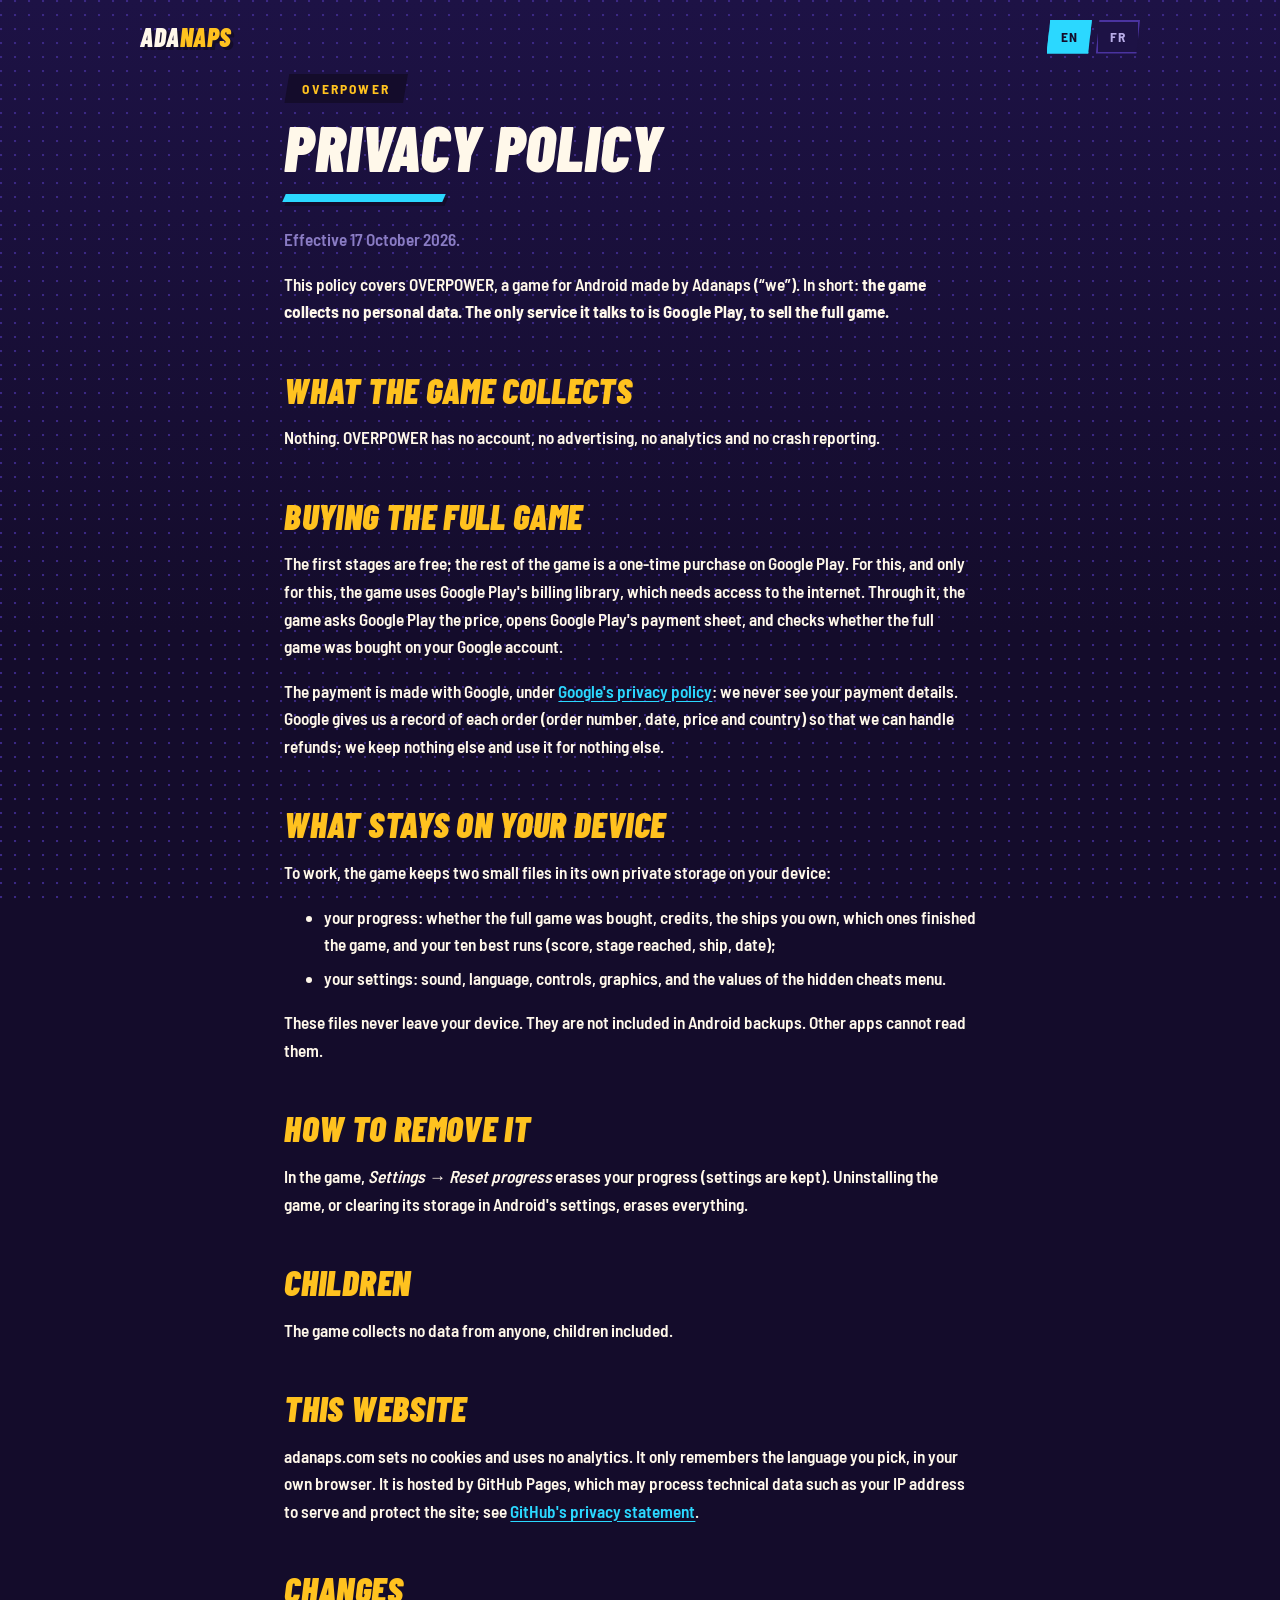
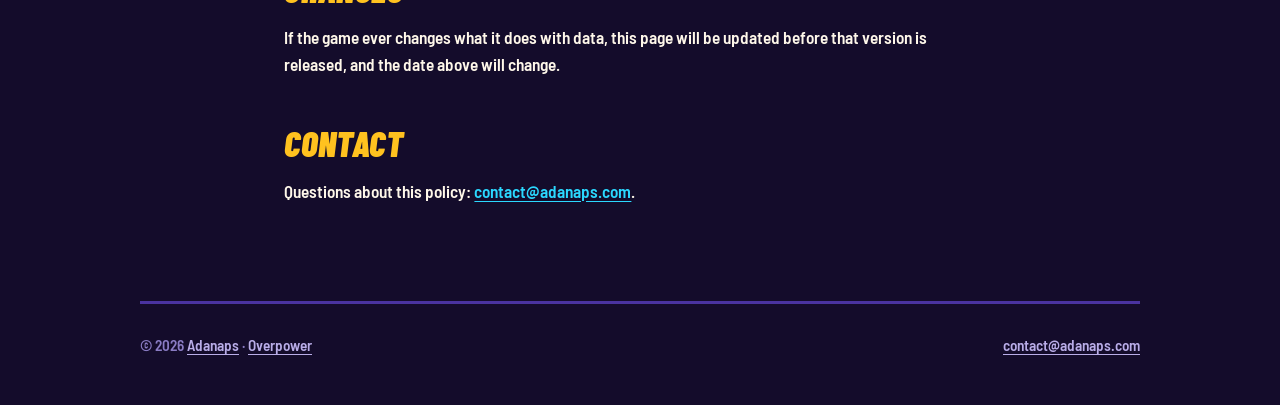
<file: overpower/privacy/index.html>
<!doctype html>
<html lang="en">
<head>
	<meta charset="utf-8">
	<meta name="viewport" content="width=device-width, initial-scale=1, viewport-fit=cover">
	<title>OVERPOWER · Privacy policy</title>
	<meta name="title-en" content="OVERPOWER · Privacy policy">
	<meta name="title-fr" content="OVERPOWER · Politique de confidentialité">
	<meta name="description" content="OVERPOWER collects no personal data. This page says what the game keeps on your device, and how to remove it.">
	<meta name="theme-color" content="#140c2b">
	<link rel="icon" href="/assets/favicon.png" type="image/png">
	<link rel="stylesheet" href="/assets/site.css">
	<script src="/assets/site.js"></script>
</head>
<body>
	<header class="wrap top">
		<a class="wordmark" href="/">Ada<span>naps</span></a>
		<div class="lang" role="group" aria-label="Language">
			<button type="button" data-lang="en" aria-pressed="true">EN</button>
			<button type="button" data-lang="fr" aria-pressed="false">FR</button>
		</div>
	</header>

	<main class="wrap policy">
		<article class="l-en" lang="en">
			<span class="kicker">Overpower</span>
			<h1 style="font-size: clamp(2.4rem, 8vw, 4rem); margin-top: 14px;">Privacy policy</h1>
			<div class="slash"></div>
			<p class="updated">Effective 17 October 2026.</p>
			<p>This policy covers OVERPOWER, a game for Android made by Adanaps (“we”). In short: <strong>the game collects no personal data. The only service it talks to is Google Play, to sell the full game.</strong></p>

			<h2>What the game collects</h2>
			<p>Nothing. OVERPOWER has no account, no advertising, no analytics and no crash reporting.</p>

			<h2>Buying the full game</h2>
			<p>The first stages are free; the rest of the game is a one-time purchase on Google Play. For this, and only for this, the game uses Google Play's billing library, which needs access to the internet. Through it, the game asks Google Play the price, opens Google Play's payment sheet, and checks whether the full game was bought on your Google account.</p>
			<p>The payment is made with Google, under <a href="https://policies.google.com/privacy">Google's privacy policy</a>: we never see your payment details. Google gives us a record of each order (order number, date, price and country) so that we can handle refunds; we keep nothing else and use it for nothing else.</p>

			<h2>What stays on your device</h2>
			<p>To work, the game keeps two small files in its own private storage on your device:</p>
			<ul>
				<li>your progress: whether the full game was bought, credits, the ships you own, which ones finished the game, and your ten best runs (score, stage reached, ship, date);</li>
				<li>your settings: sound, language, controls, graphics, and the values of the hidden cheats menu.</li>
			</ul>
			<p>These files never leave your device. They are not included in Android backups. Other apps cannot read them.</p>

			<h2>How to remove it</h2>
			<p>In the game, <em>Settings → Reset progress</em> erases your progress (settings are kept). Uninstalling the game, or clearing its storage in Android's settings, erases everything.</p>

			<h2>Children</h2>
			<p>The game collects no data from anyone, children included.</p>

			<h2>This website</h2>
			<p>adanaps.com sets no cookies and uses no analytics. It only remembers the language you pick, in your own browser. It is hosted by GitHub Pages, which may process technical data such as your IP address to serve and protect the site; see <a href="https://docs.github.com/en/site-policy/privacy-policies/github-general-privacy-statement">GitHub's privacy statement</a>.</p>

			<h2>Changes</h2>
			<p>If the game ever changes what it does with data, this page will be updated before that version is released, and the date above will change.</p>

			<h2>Contact</h2>
			<p>Questions about this policy: <a href="mailto:contact@adanaps.com">contact@adanaps.com</a>.</p>
		</article>

		<article class="l-fr" lang="fr">
			<span class="kicker">Overpower</span>
			<h1 style="font-size: clamp(2.4rem, 8vw, 4rem); margin-top: 14px;">Politique de confidentialité</h1>
			<div class="slash"></div>
			<p class="updated">En vigueur au 17 octobre 2026.</p>
			<p>Cette politique concerne OVERPOWER, un jeu pour Android créé par Adanaps (« nous »). En bref : <strong>le jeu ne collecte aucune donnée personnelle. Le seul service avec lequel il communique est Google Play, pour vendre le jeu complet.</strong></p>

			<h2>Ce que le jeu collecte</h2>
			<p>Rien. OVERPOWER n'a ni compte, ni publicité, ni mesure d'audience, ni rapport de plantage.</p>

			<h2>L'achat du jeu complet</h2>
			<p>Les premiers niveaux sont gratuits ; la suite du jeu s'achète une fois, sur Google Play. Pour cela, et uniquement pour cela, le jeu utilise la bibliothèque de paiement de Google Play, qui a besoin d'un accès à internet. Par elle, le jeu demande le prix à Google Play, ouvre la fenêtre de paiement de Google Play, et vérifie si le jeu complet a été acheté sur ton compte Google.</p>
			<p>Le paiement se fait auprès de Google, selon les <a href="https://policies.google.com/privacy?hl=fr">règles de confidentialité de Google</a> : nous ne voyons jamais tes moyens de paiement. Google nous transmet un relevé de chaque commande (numéro, date, prix et pays) pour que nous puissions gérer les remboursements ; nous ne gardons rien d'autre et ne nous en servons pour rien d'autre.</p>

			<h2>Ce qui reste sur ton appareil</h2>
			<p>Pour fonctionner, le jeu garde deux petits fichiers dans son propre espace privé, sur ton appareil :</p>
			<ul>
				<li>ta progression : si le jeu complet a été acheté, crédits, vaisseaux possédés, ceux avec lesquels tu as fini le jeu, et tes dix meilleures parties (score, niveau atteint, vaisseau, date) ;</li>
				<li>tes réglages : son, langue, commandes, graphismes, et les valeurs du menu de triche caché.</li>
			</ul>
			<p>Ces fichiers ne quittent jamais ton appareil. Ils ne font pas partie des sauvegardes Android. Les autres applications ne peuvent pas les lire.</p>

			<h2>Comment les effacer</h2>
			<p>Dans le jeu, <em>Options → Effacer la progression</em> efface ta progression (les réglages sont conservés). Désinstaller le jeu, ou vider son stockage dans les paramètres d'Android, efface tout.</p>

			<h2>Enfants</h2>
			<p>Le jeu ne collecte de données sur personne, enfants compris.</p>

			<h2>Ce site</h2>
			<p>adanaps.com ne dépose aucun cookie et n'utilise aucune mesure d'audience. Il retient seulement la langue que tu choisis, dans ton propre navigateur. Il est hébergé par GitHub Pages, qui peut traiter des données techniques comme ton adresse IP pour servir et protéger le site ; voir la <a href="https://docs.github.com/fr/site-policy/privacy-policies/github-general-privacy-statement">déclaration de confidentialité de GitHub</a>.</p>

			<h2>Modifications</h2>
			<p>Si le jeu changeait un jour ce qu'il fait des données, cette page serait mise à jour avant la sortie de cette version, et la date ci-dessus changerait.</p>

			<h2>Contact</h2>
			<p>Pour toute question sur cette politique : <a href="mailto:contact@adanaps.com">contact@adanaps.com</a>.</p>
		</article>
	</main>

	<footer class="wrap bottom">
		<span>© 2026 <a href="/">Adanaps</a> · <a href="/overpower/">Overpower</a></span>
		<a href="mailto:contact@adanaps.com">contact@adanaps.com</a>
	</footer>
</body>
</html>
</file>
<file: assets/site.css>
/* Adanaps: the colours, type and slanted plates of OVERPOWER, the studio's first game. */

@font-face {
	font-family: "Barlow Condensed";
	src: url("fonts/BarlowCondensed-BlackItalic.woff2") format("woff2");
	font-weight: 900;
	font-style: italic;
	font-display: swap;
}
@font-face {
	font-family: "Barlow Semi Condensed";
	src: url("fonts/BarlowSemiCondensed-SemiBold.woff2") format("woff2");
	font-weight: 600;
	font-display: swap;
}
@font-face {
	font-family: "Barlow Semi Condensed";
	src: url("fonts/BarlowSemiCondensed-Bold.woff2") format("woff2");
	font-weight: 700;
	font-display: swap;
}

:root {
	color-scheme: dark;
	--ink: #140c2b;
	--night: #2a1b5e;
	--night-shade: #1d1245;
	--night-light: #4a33a0;
	--dots: #3b2884;
	--text: #fff8ea;
	--mist: #b9ade8;
	--dim: #8a7cc4;
	--cyan: #2bd8ff;
	--amber: #ffc21f;
	--amber-shade: #e07800;
	--magenta: #ff4fbe;
	--display: "Barlow Condensed", "Arial Narrow", "Roboto Condensed", sans-serif-condensed, Impact, sans-serif;
	--body: "Barlow Semi Condensed", "Segoe UI", Roboto, "Helvetica Neue", Arial, sans-serif;
	--gutter: clamp(16px, 5vw, 40px);
	--slant: 4%;
}

* { box-sizing: border-box; }

html { background: var(--ink); }

body {
	margin: 0;
	background:
		radial-gradient(circle at 1px 1px, var(--dots) 1.2px, transparent 1.6px) 0 0 / 14px 14px,
		linear-gradient(180deg, var(--night-shade), var(--ink) 70%);
	background-attachment: fixed;
	color: var(--text);
	font: 600 1.075rem/1.6 var(--body);
	-webkit-font-smoothing: antialiased;
}

a { color: var(--cyan); text-underline-offset: 0.18em; }
a:hover { color: var(--text); }
img { max-width: 100%; height: auto; display: block; }

.wrap {
	max-width: 1080px;
	margin: 0 auto;
	padding-inline: var(--gutter);
}

/* --- Header and footer --- */

.top {
	display: flex;
	align-items: center;
	justify-content: space-between;
	gap: 16px;
	padding-block: 20px;
}
.wordmark {
	font: italic 900 1.6rem/1 var(--display);
	letter-spacing: 0.02em;
	text-transform: uppercase;
	color: var(--text);
	text-decoration: none;
	text-shadow: 3px 3px 0 var(--ink);
}
.wordmark span { color: var(--amber); }
.lang {
	display: flex;
	gap: 4px;
}
.lang button {
	font: 700 0.85rem/1 var(--body);
	letter-spacing: 0.08em;
	padding: 8px 12px;
	border: 2px solid var(--night-light);
	background: var(--night-shade);
	color: var(--mist);
	cursor: pointer;
	clip-path: polygon(8% 0, 100% 0, 92% 100%, 0 100%);
}
.lang button[aria-pressed="true"] {
	background: var(--cyan);
	border-color: var(--cyan);
	color: var(--ink);
}

.bottom {
	margin-top: 96px;
	padding-block: 32px 48px;
	/* The rule over the footer, as wide as the text under it. */
	background: linear-gradient(var(--night-light), var(--night-light)) top center / calc(100% - 2 * var(--gutter)) 3px no-repeat;
	color: var(--dim);
	font-size: 0.95rem;
	display: flex;
	flex-wrap: wrap;
	gap: 8px 32px;
	justify-content: space-between;
}
.bottom a { color: var(--mist); }

/* Both languages are in each page; the one not chosen is hidden. */
html:not(.fr) .l-fr, html.fr .l-en { display: none !important; }

/* --- Type --- */

h1, h2, h3, .display {
	font-family: var(--display);
	font-style: italic;
	font-weight: 900;
	text-transform: uppercase;
	line-height: 0.95;
	letter-spacing: 0.01em;
	text-wrap: balance;
	margin: 0;
}
h1 { font-size: clamp(3rem, 12vw, 6.5rem); }
h2 { font-size: clamp(2rem, 6vw, 3rem); }
h3 { font-size: 1.6rem; }

/* The logo's treatment: paper letters over a gold copy, outlined in ink. */
.logo {
	color: var(--text);
	text-shadow:
		0.045em 0.045em 0 var(--amber),
		0.075em 0.075em 0 var(--ink);
	-webkit-text-stroke: 0.02em var(--ink);
	paint-order: stroke fill;
}

.kicker {
	display: inline-block;
	font: 700 0.85rem/1 var(--body);
	letter-spacing: 0.16em;
	text-transform: uppercase;
	color: var(--amber);
	background: var(--ink);
	padding: 8px 18px;
	clip-path: polygon(4% 0, 100% 0, 96% 100%, 0 100%);
}

.lede {
	font-size: clamp(1.15rem, 2.6vw, 1.35rem);
	color: var(--mist);
	max-width: 38em;
	margin: 0;
}

p { max-width: 40em; }

/* The slash under a heading. */
.slash {
	width: 160px;
	height: 8px;
	margin-block: 16px 24px;
	background: var(--cyan);
	box-shadow: 4px 4px 0 var(--ink);
	transform: skewX(-24deg);
}

/* --- Plates --- */

.plate {
	position: relative;
	/* Flat fill, with the shade tone on the lower part, as the game draws its plates. */
	background: linear-gradient(180deg, var(--night) 72%, var(--night-shade) 72%);
	padding: clamp(20px, 4vw, 36px);
	border-left: 6px solid var(--cyan);
	clip-path: polygon(0 0, 100% 0, 100% calc(100% - 18px), calc(100% - 18px) 100%, 0 100%);
}

.button {
	display: inline-flex;
	align-items: center;
	gap: 10px;
	font: italic 900 1.5rem/1 var(--display);
	text-transform: uppercase;
	text-decoration: none;
	color: var(--ink);
	background: linear-gradient(180deg, var(--cyan) 62%, #1597d8 62%);
	padding: 14px 32px 12px;
	clip-path: polygon(5% 0, 100% 0, 95% 100%, 0 100%);
}
.button:hover { color: var(--ink); filter: brightness(1.08); }
.button.small { font-size: 1.15rem; padding: 10px 26px 8px; }
.button.soon {
	background: linear-gradient(180deg, var(--night-light) 62%, var(--night) 62%);
	color: var(--text);
	cursor: default;
}

section { margin-top: clamp(64px, 10vw, 112px); }

/* --- Studio page --- */

.hero { padding-block: clamp(48px, 10vw, 120px) 0; }
.hero h1 { margin-top: 16px; }

.game-card {
	display: grid;
	grid-template-columns: auto 1fr;
	gap: clamp(20px, 4vw, 40px);
	align-items: center;
	text-decoration: none;
	color: inherit;
}
.game-card { position: relative; }
.game-card:hover h3 { color: var(--amber); }
/* Le titre est le lien du jeu, sur toute la carte ; « Deviens testeur » passe au-dessus. */
.game-card h3 a { color: inherit; text-decoration: none; }
.game-card h3 a::after { content: ""; position: absolute; inset: 0; }
.game-card .tester {
	position: relative;
	z-index: 1;
	display: inline-block;
	margin-top: 12px;
	color: var(--cyan);
	font: 700 0.95rem/1 var(--body);
	letter-spacing: 0.08em;
	text-transform: uppercase;
}
.game-card + .game-card { margin-top: 24px; }
.game-card img {
	width: clamp(96px, 20vw, 160px);
	border-radius: 22%;
	box-shadow: 6px 6px 0 var(--ink);
}
.game-card > div { min-width: 0; }
.game-card p { margin: 8px 0 0; color: var(--mist); }
.game-card .tag { color: var(--amber); font: 700 0.85rem/1 var(--body); letter-spacing: 0.14em; text-transform: uppercase; }

/* --- Game page --- */

.game-hero {
	display: grid;
	grid-template-columns: minmax(0, 1fr);
	gap: 32px;
	padding-top: clamp(32px, 6vw, 72px);
}
.game-hero .icon {
	width: clamp(96px, 18vw, 140px);
	border-radius: 22%;
	box-shadow: 6px 6px 0 var(--ink);
}
.game-hero .actions { display: flex; flex-wrap: wrap; gap: 12px 20px; align-items: center; }
.game-hero .note { color: var(--dim); font-size: 0.95rem; }

.shots {
	display: grid;
	grid-auto-flow: column;
	grid-auto-columns: min(62vw, 260px);
	gap: 16px;
	overflow-x: auto;
	scroll-snap-type: x mandatory;
	padding: 4px 4px 20px;
	margin-inline: -4px;
}
.shots img {
	scroll-snap-align: start;
	aspect-ratio: 9 / 16;
	object-fit: cover;
	width: 100%;
	border: 3px solid var(--ink);
	box-shadow: 6px 6px 0 var(--ink);
}

.features {
	display: grid;
	grid-template-columns: repeat(auto-fit, minmax(min(100%, 300px), 1fr));
	gap: 20px;
	margin-top: 32px;
}
.features .plate h3 { color: var(--amber); margin-bottom: 10px; }
.features .plate p { margin: 0; color: var(--mist); }

.ships {
	list-style: none;
	padding: 0;
	margin: 32px 0 0;
	display: grid;
	grid-template-columns: repeat(auto-fit, minmax(min(100%, 320px), 1fr));
	gap: 0 32px;
}
.ships li {
	display: grid;
	grid-template-columns: 7.5em minmax(0, 1fr);
	gap: 16px;
	padding-block: 16px;
	border-bottom: 2px solid var(--night-light);
}
.ships b {
	font: italic 900 1.35rem/1.1 var(--display);
	text-transform: uppercase;
}
.ships .power {
	display: block;
	font: 700 0.8rem/1.3 var(--body);
	letter-spacing: 0.12em;
	text-transform: uppercase;
	color: var(--amber);
}
.ships span:last-child { color: var(--mist); }

.facts {
	display: flex;
	flex-wrap: wrap;
	gap: 12px;
	padding: 0;
	margin: 24px 0 0;
	list-style: none;
}
.facts li {
	font: 700 0.9rem/1 var(--body);
	letter-spacing: 0.1em;
	text-transform: uppercase;
	padding: 10px 16px;
	background: var(--ink);
	color: var(--text);
	border-left: 4px solid var(--amber);
}

/* --- Policy page --- */

.policy { max-width: 46em; }
.policy h2 { font-size: clamp(1.6rem, 4.5vw, 2.2rem); margin-top: 48px; color: var(--amber); }
.policy li { margin-block: 6px; }
.policy .updated { color: var(--dim); }

@media (min-width: 820px) {
	.game-hero { grid-template-columns: auto minmax(0, 1fr); align-items: start; }
}

/* --- Test fermé : trois étapes numérotées --- */

.steps {
	list-style: none;
	counter-reset: step;
	padding: 0;
	margin: 32px 0 0;
	display: grid;
	grid-template-columns: repeat(auto-fit, minmax(min(100%, 280px), 1fr));
	gap: 20px;
}
.steps li { counter-increment: step; display: flex; flex-direction: column; gap: 12px; }
.steps h3 { color: var(--amber); }
.steps h3::before { content: counter(step) ". "; }
.steps p { margin: 0; color: var(--mist); flex: 1; }
.steps .button { align-self: flex-start; }
</file>
